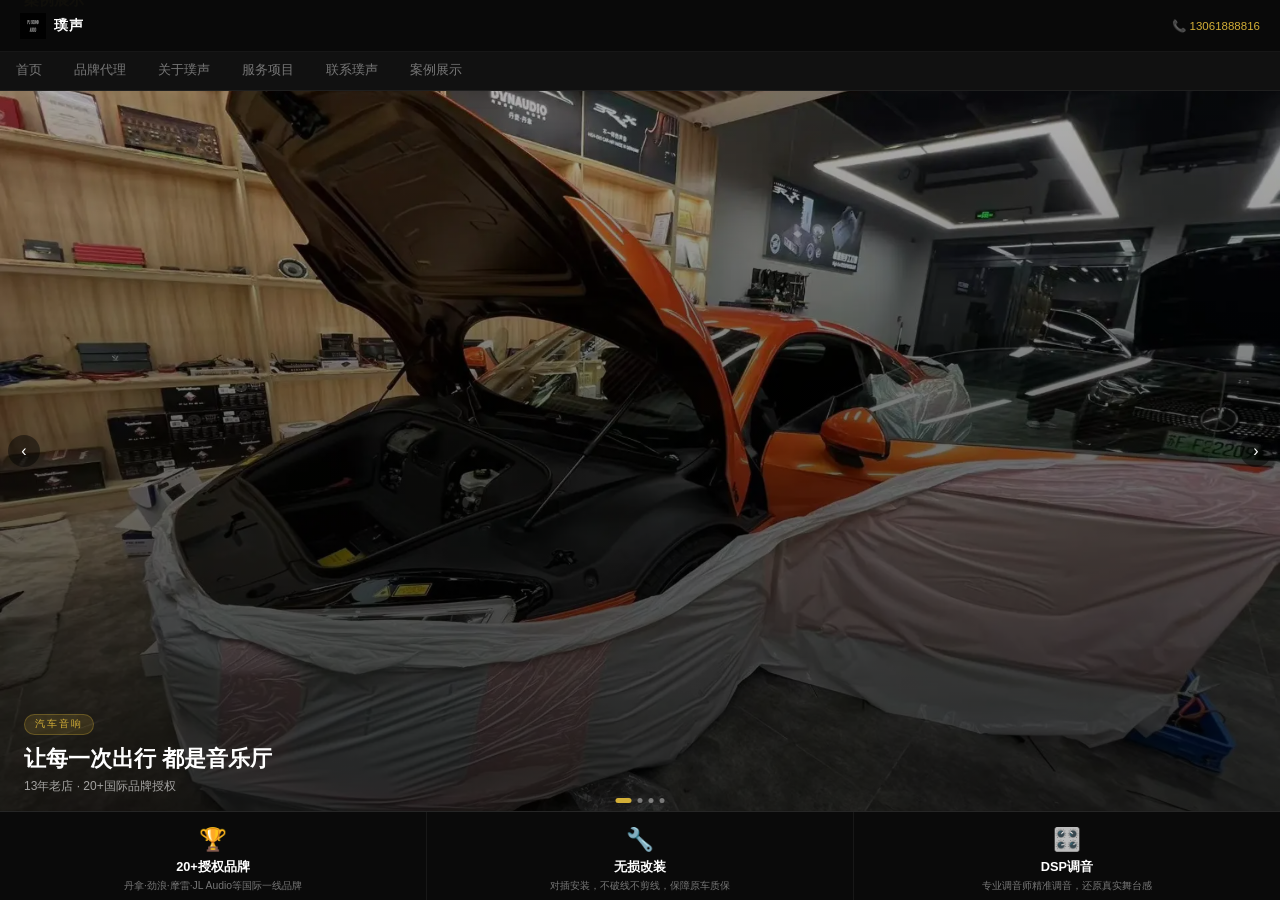
<file: index.html>
<!DOCTYPE html>
<html lang="zh-CN">
<head>
  <meta charset="UTF-8">
  <meta name="viewport" content="width=device-width, initial-scale=1.0, maximum-scale=1.0, user-scalable=no">
  <title>南通璞声汽车音响改装 | 13年行业经验</title>
  <meta name="description" content="南通璞声专业汽车音响改装，13年老店。代理丹拿、摩雷、劲浪、JL Audio等20余个国际一线品牌。电话：13061888816">
  <link rel="canonical" href="https://www.pusound.cn/">
  <style>
    :root {
      --gold: #d4af37;
      --gold-dim: rgba(212,175,55,0.15);
      --dark: #0a0a0a;
      --card: #1a1a1a;
      --text: #e0e0e0;
      --muted: #777;
    }
    * { margin: 0; padding: 0; box-sizing: border-box; }
    html, body { height: 100%; overflow: hidden; }
    body {
      font-family: -apple-system, "PingFang SC", "Microsoft YaHei", sans-serif;
      background: var(--dark);
      color: var(--text);
      height: 100dvh;
      display: flex;
      flex-direction: column;
    }

    /* NAV */
    nav {
      display: flex;
      align-items: center;
      padding: 0 20px;
      height: 52px;
      background: rgba(10,10,10,0.97);
      border-bottom: 1px solid rgba(255,255,255,0.06);
      flex-shrink: 0;
      z-index: 100;
      gap: 12px;
    }
    .nav-back {
      display: none;
      width: 26px; height: 26px;
      border-radius: 50%;
      background: rgba(255,255,255,0.08);
      border: none; color: #fff;
      font-size: 16px; cursor: pointer;
      align-items: center; justify-content: center;
    }
    .nav-back.show { display: flex; }
    nav .logo { display: flex; align-items: center; gap: 8px; }
    nav .logo-img { height: 26px; width: auto; }
    nav .logo-text { font-size: 0.88rem; font-weight: 700; letter-spacing: 1px; color: #fff; }
    nav .spacer { flex: 1; }
    nav .tel { font-size: 0.72rem; color: var(--gold); text-decoration: none; }
    nav .hamburger {
      display: flex; flex-direction: column; gap: 5px; width: 22px;
      cursor: pointer; padding: 4px; background: none; border: none;
    }
    nav .hamburger span { display: block; height: 2px; background: #fff; border-radius: 2px; transition: all 0.3s; }
    nav .hamburger.open span:nth-child(1) { transform: rotate(45deg) translate(5px, 5px); }
    nav .hamburger.open span:nth-child(2) { opacity: 0; }
    nav .hamburger.open span:nth-child(3) { transform: rotate(-45deg) translate(5px, -5px); }

    .mobile-menu {
      position: fixed; top: 52px; left: 0; right: 0;
      background: rgba(10,10,10,0.98); backdrop-filter: blur(20px);
      transform: translateY(-110%); transition: transform 0.3s ease;
      z-index: 99; border-bottom: 1px solid rgba(255,255,255,0.06);
    }
    .mobile-menu.open { transform: translateY(0); }
    .mobile-menu a {
      display: block; padding: 14px 24px; color: #ccc; text-decoration: none;
      font-size: 0.95rem; border-bottom: 1px solid rgba(255,255,255,0.04); cursor: pointer;
    }
    .mobile-menu a:last-child { color: var(--gold); font-weight: 600; }

    .page-tabs {
      display: none;
      background: #111;
      border-bottom: 1px solid rgba(255,255,255,0.06);
      flex-shrink: 0;
      overflow-x: auto;
      scrollbar-width: none;
    }
    .page-tabs::-webkit-scrollbar { display: none; }
    .page-tabs a {
      flex-shrink: 0; padding: 9px 16px; color: var(--muted);
      text-decoration: none; font-size: 0.82rem;
      border-bottom: 2px solid transparent; transition: all 0.2s; cursor: pointer;
    }
    .page-tabs a:hover { color: #ccc; }
    .page-tabs a.active { color: var(--gold); border-bottom-color: var(--gold); }

    @media (min-width: 768px) {
      .page-tabs { display: flex; }
      nav .hamburger { display: none; }
    }

    /* MAIN */
    main { flex: 1; overflow: hidden; position: relative; }
    .page { display: none; height: 100%; overflow-y: auto; }
    .page.active { display: block; }

    /* ── HOME ── */
    #page-home {
      display: flex;
      flex-direction: column;
      height: 100%;
    }

    /* ── VARIANT 2: CAROUSEL HERO ── */
    .hero-carousel-section {
      flex-shrink: 0;
      position: relative;
      overflow: hidden;
      background: #000;
    }
    .hero-carousel {
      position: relative;
      aspect-ratio: 16/9;
      overflow: hidden;
    }
    .hero-carousel-track {
      display: flex;
      height: 100%;
      transition: transform 0.6s cubic-bezier(0.25, 0.46, 0.45, 0.94);
    }
    .hero-slide {
      flex-shrink: 0;
      width: 100%;
      height: 100%;
      position: relative;
    }
    .hero-slide-bg {
      position: absolute;
      inset: 0;
      background-size: cover;
      background-position: center;
    }
    .hero-slide-overlay {
      position: absolute;
      inset: 0;
      background: linear-gradient(
        to bottom,
        rgba(0,0,0,0.3) 0%,
        rgba(0,0,0,0.55) 50%,
        rgba(0,0,0,0.8) 100%
      );
    }
    .hero-slide-content {
      position: absolute;
      bottom: 0;
      left: 0;
      right: 0;
      padding: 20px 24px 16px;
      z-index: 2;
    }
    .hero-slide-badge {
      display: inline-block;
      background: var(--gold-dim);
      border: 1px solid rgba(212,175,55,0.3);
      color: var(--gold);
      font-size: 0.6rem;
      letter-spacing: 2px;
      padding: 3px 10px;
      border-radius: 20px;
      margin-bottom: 8px;
      text-transform: uppercase;
    }
    .hero-slide-title {
      font-size: clamp(1rem, 4vw, 1.4rem);
      font-weight: 700;
      color: #fff;
      margin-bottom: 4px;
    }
    .hero-slide-sub {
      font-size: 0.75rem;
      color: rgba(255,255,255,0.6);
    }
    .hero-carousel-dots {
      position: absolute;
      bottom: 8px;
      left: 50%;
      transform: translateX(-50%);
      display: flex;
      gap: 6px;
      z-index: 10;
    }
    .hero-dot {
      width: 5px;
      height: 5px;
      border-radius: 50%;
      background: rgba(255,255,255,0.4);
      cursor: pointer;
      transition: all 0.3s;
    }
    .hero-dot.active {
      background: var(--gold);
      width: 16px;
      border-radius: 3px;
    }
    .hero-carousel-btns {
      position: absolute;
      top: 50%;
      transform: translateY(-50%);
      width: 32px;
      height: 32px;
      border-radius: 50%;
      background: rgba(0,0,0,0.45);
      color: #fff;
      border: none;
      font-size: 16px;
      cursor: pointer;
      display: flex;
      align-items: center;
      justify-content: center;
      z-index: 10;
      transition: background 0.2s;
    }
    .hero-carousel-btns:hover { background: rgba(0,0,0,0.7); }
    .hero-carousel-prev { left: 8px; }
    .hero-carousel-next { right: 8px; }

    /* Feature highlights */
    .hero-features {
      display: grid;
      grid-template-columns: repeat(3, 1fr);
      gap: 1px;
      background: rgba(255,255,255,0.06);
      border-top: 1px solid rgba(255,255,255,0.06);
      flex-shrink: 0;
    }
    .hero-feature {
      background: var(--dark);
      padding: 14px 12px;
      text-align: center;
    }
    .hero-feature-icon { font-size: 1.4rem; margin-bottom: 6px; }
    .hero-feature-title { font-size: 0.8rem; font-weight: 600; color: #fff; margin-bottom: 3px; }
    .hero-feature-desc { font-size: 0.65rem; color: var(--muted); line-height: 1.4; }

    /* Stats bar */
    .hero-stats {
      display: flex;
      justify-content: center;
      background: rgba(255,255,255,0.03);
      border: 1px solid rgba(255,255,255,0.06);
      border-radius: 12px;
      overflow: hidden;
      max-width: 380px;
      margin: 10px auto 0;
    }
    .hero-stat { flex: 1; padding: 10px 8px; text-align: center; }
    .hero-stat + .hero-stat { border-left: 1px solid rgba(255,255,255,0.06); }
    .hero-stat-num { font-size: 1.3rem; font-weight: 700; color: var(--gold); line-height: 1; }
    .hero-stat-label { font-size: 0.6rem; color: #666; margin-top: 2px; text-transform: uppercase; letter-spacing: 0.5px; }

    .hero-stats-wrapper {
      padding: 10px 16px 6px;
      flex-shrink: 0;
    }

    /* Shortcuts */
    .home-shortcuts {
      display: grid;
      grid-template-columns: repeat(4, 1fr);
      gap: 8px;
      padding: 10px 16px 14px;
      background: var(--dark);
      border-top: 1px solid rgba(255,255,255,0.04);
      flex-shrink: 0;
    }
    .shortcut-card {
      background: rgba(255,255,255,0.03);
      border: 1px solid rgba(255,255,255,0.07);
      border-radius: 10px;
      padding: 10px 6px;
      text-align: center;
      cursor: pointer;
      transition: all 0.2s;
      -webkit-tap-highlight-color: transparent;
      touch-action: manipulation;
    }
    .shortcut-card:hover { background: rgba(212,175,55,0.08); border-color: rgba(212,175,55,0.2); }
    .sc-icon { font-size: 1.2rem; margin-bottom: 4px; }
    .sc-title { font-size: 0.72rem; font-weight: 600; color: #fff; }
    .sc-sub { font-size: 0.58rem; color: #666; margin-top: 2px; }

    /* PAGE INNER */
    .page-inner { padding: 14px 16px; max-width: 900px; margin: 0 auto; }
    .page-title { font-size: 1.2rem; font-weight: 700; color: #fff; margin-bottom: 2px; }
    .page-sub { font-size: 0.72rem; color: var(--muted); margin-bottom: 12px; }

    /* BRANDS */
    .brand-grid { display: grid; grid-template-columns: repeat(auto-fill, minmax(110px, 1fr)); gap: 8px; }
    .brand-card { background: var(--card); border-radius: 10px; padding: 12px 8px; text-align: center; border: 1px solid rgba(255,255,255,0.05); }
    .brand-card .brand-name { font-size: 0.72rem; font-weight: 600; color: #fff; margin-top: 6px; }
    .brand-card .brand-note { font-size: 0.58rem; color: var(--muted); margin-top: 2px; }
    .brand-icon { font-size: 1.3rem; }

    /* ABOUT */
    .about-text { background: var(--card); border-radius: 12px; padding: 14px; line-height: 1.7; color: #bbb; font-size: 0.8rem; border: 1px solid rgba(255,255,255,0.05); margin-bottom: 10px; }
    .carousel { position: relative; border-radius: 12px; overflow: hidden; aspect-ratio: 16/9; background: #151515; margin-bottom: 10px; }
    .carousel-track { display: flex; height: 100%; transition: transform 0.5s ease; }
    .carousel-track img { width: 100%; height: 100%; object-fit: cover; flex-shrink: 0; }
    .carousel-dots { position: absolute; bottom: 8px; left: 50%; transform: translateX(-50%); display: flex; gap: 6px; }
    .carousel-dots .dot { width: 4px; height: 4px; border-radius: 50%; background: rgba(255,255,255,0.4); cursor: pointer; }
    .carousel-dots .dot.active { background: var(--gold); }
    .carousel-btn { position: absolute; top: 50%; transform: translateY(-50%); width: 24px; height: 24px; border-radius: 50%; background: rgba(0,0,0,0.5); color: #fff; border: none; font-size: 14px; cursor: pointer; display: flex; align-items: center; justify-content: center; }
    .carousel-btn:hover { background: rgba(0,0,0,0.7); }
    .carousel-prev { left: 6px; }
    .carousel-next { right: 6px; }
    .about-values { display: grid; grid-template-columns: repeat(4, 1fr); gap: 8px; }
    .value-card { background: var(--card); border-radius: 10px; padding: 10px; border: 1px solid rgba(255,255,255,0.05); text-align: center; }
    .value-card .value-num { font-size: 1.1rem; font-weight: 700; color: var(--gold); }
    .value-card .value-label { font-size: 0.62rem; color: #aaa; margin-top: 2px; }

    /* SERVICES */
    .service-list { display: flex; flex-direction: column; gap: 8px; }
    .service-card { background: var(--card); border-radius: 10px; padding: 12px; border: 1px solid rgba(255,255,255,0.05); display: flex; gap: 10px; align-items: flex-start; }
    .service-icon { font-size: 1.2rem; flex-shrink: 0; }
    .service-info h3 { font-size: 0.82rem; font-weight: 600; color: #fff; margin-bottom: 3px; }
    .service-info p { font-size: 0.72rem; color: var(--muted); line-height: 1.5; }
    .service-price { margin-top: 3px; font-size: 0.65rem; color: var(--gold); font-weight: 600; }

    /* CONTACT */
    .contact-card { background: var(--card); border-radius: 12px; padding: 14px; border: 1px solid rgba(255,255,255,0.05); }
    .contact-item { display: flex; align-items: center; gap: 10px; padding: 8px 0; border-bottom: 1px solid rgba(255,255,255,0.05); }
    .contact-item:last-child { border-bottom: none; }
    .contact-item .ci-icon { font-size: 1rem; flex-shrink: 0; }
    .contact-item .ci-label { font-size: 0.62rem; color: var(--muted); margin-bottom: 1px; }
    .contact-item .ci-value { font-size: 0.8rem; color: #fff; font-weight: 500; }
    .contact-item a.ci-value { color: var(--gold); text-decoration: none; }

    /* CASES */
    .cases-grid { display: grid; grid-template-columns: 1fr 1fr; gap: 10px; }
    .case-card { display: block; background: var(--card); border-radius: 12px; overflow: hidden; border: 1px solid rgba(255,255,255,0.05); text-decoration: none; transition: all 0.2s; }
    .case-card:hover { border-color: rgba(212,175,55,0.3); transform: translateY(-2px); }
    .case-card img { width: 100%; height: 140px; object-fit: cover; background: #151515; }
    .case-card-body { padding: 12px; }
    .case-card-badge { color: var(--gold); font-size: 0.6rem; letter-spacing: 2px; text-transform: uppercase; margin-bottom: 5px; }
    .case-card-title { font-size: 0.82rem; font-weight: 600; color: #fff; margin-bottom: 4px; }
    .case-card-desc { font-size: 0.7rem; color: var(--muted); line-height: 1.4; }
  </style>
</head>
<body>

<!-- NAV -->
<nav>
  <button class="nav-back" id="navBack" onclick="goHome()">‹</button>
  <div class="logo">
    <img src="images/logo-pusound.webp" alt="璞声" class="logo-img" onerror="this.src='images/logo-pusound.jpg'" loading="lazy">
    <span class="logo-text">璞声</span>
  </div>
  <div class="spacer"></div>
  <a href="tel:13061888816" class="tel">📞 13061888816</a>
  <button class="hamburger" onclick="toggleMenu()" aria-label="菜单">
    <span></span><span></span><span></span>
  </button>
</nav>

<!-- MOBILE MENU -->
<div class="mobile-menu" id="mobileMenu">
  <a onclick="goPage('brands')">品牌代理</a>
  <a onclick="goPage('about')">关于璞声</a>
  <a onclick="goPage('services')">服务项目</a>
  <a onclick="goPage('contact')">联系璞声</a>
  <a onclick="goPage('cases')">案例展示</a>
</div>

<!-- DESKTOP TABS -->
<div class="page-tabs">
  <a onclick="goPage('home')">首页</a>
  <a onclick="goPage('brands')">品牌代理</a>
  <a onclick="goPage('about')">关于璞声</a>
  <a onclick="goPage('services')">服务项目</a>
  <a onclick="goPage('contact')">联系璞声</a>
  <a onclick="goPage('cases')">案例展示</a>
</div>

<!-- MAIN -->
<main>
  <!-- HOME -->
  <div class="page active" id="page-home">

    <!-- VARIANT 2: Carousel hero -->
    <div class="hero-carousel-section">
      <div class="hero-carousel" id="heroCarousel">
        <div class="hero-carousel-track" id="heroCarouselTrack">
          <div class="hero-slide">
            <div class="hero-slide-bg" style="background-image: url('images/shop1.webp')"></div>
            <div class="hero-slide-overlay"></div>
            <div class="hero-slide-content">
              <div class="hero-slide-badge">汽车音响</div>
              <div class="hero-slide-title">让每一次出行 都是音乐厅</div>
              <div class="hero-slide-sub">13年老店 · 20+国际品牌授权</div>
            </div>
          </div>
          <div class="hero-slide">
            <div class="hero-slide-bg" style="background-image: url('images/shop3.webp')"></div>
            <div class="hero-slide-overlay"></div>
            <div class="hero-slide-content">
              <div class="hero-slide-badge">隔音降噪</div>
              <div class="hero-slide-title">STP顶级隔音 · 四门底盘全覆盖</div>
              <div class="hero-slide-sub">告别路噪与风噪 · 驾乘更舒适</div>
            </div>
          </div>
          <div class="hero-slide">
            <div class="hero-slide-bg" style="background-image: url('images/shop5.webp')"></div>
            <div class="hero-slide-overlay"></div>
            <div class="hero-slide-content">
              <div class="hero-slide-badge">DSP调音</div>
              <div class="hero-slide-title">精准调音 · 还原舞台立体感</div>
              <div class="hero-slide-sub">专业处理器 · 多种听音模式</div>
            </div>
          </div>
          <div class="hero-slide">
            <div class="hero-slide-bg" style="background-image: url('images/shop8.jpg')"></div>
            <div class="hero-slide-overlay"></div>
            <div class="hero-slide-content">
              <div class="hero-slide-badge">无损安装</div>
              <div class="hero-slide-title">对插安装 · 不破线不剪线</div>
              <div class="hero-slide-sub">原车线路安全 · 4S店质保不受影响</div>
            </div>
          </div>
        </div>
        <div class="hero-carousel-dots" id="heroCarouselDots"></div>
        <button class="hero-carousel-btns hero-carousel-prev" onclick="shiftHeroCarousel(-1)">‹</button>
        <button class="hero-carousel-btns hero-carousel-next" onclick="shiftHeroCarousel(1)">›</button>
      </div>
    </div>

    <!-- 3 feature highlights -->
    <div class="hero-features">
      <div class="hero-feature">
        <div class="hero-feature-icon">🏆</div>
        <div class="hero-feature-title">20+授权品牌</div>
        <div class="hero-feature-desc">丹拿·劲浪·摩雷·JL Audio等国际一线品牌</div>
      </div>
      <div class="hero-feature">
        <div class="hero-feature-icon">🔧</div>
        <div class="hero-feature-title">无损改装</div>
        <div class="hero-feature-desc">对插安装，不破线不剪线，保障原车质保</div>
      </div>
      <div class="hero-feature">
        <div class="hero-feature-icon">🎛️</div>
        <div class="hero-feature-title">DSP调音</div>
        <div class="hero-feature-desc">专业调音师精准调音，还原真实舞台感</div>
      </div>
    </div>

    <!-- Stats bar -->
    <div class="hero-stats-wrapper">
      <div class="hero-stats">
        <div class="hero-stat">
          <div class="hero-stat-num">13</div>
          <div class="hero-stat-label">年经验</div>
        </div>
        <div class="hero-stat">
          <div class="hero-stat-num">20+</div>
          <div class="hero-stat-label">品牌</div>
        </div>
        <div class="hero-stat">
          <div class="hero-stat-num">终身</div>
          <div class="hero-stat-label">售后</div>
        </div>
      </div>
    </div>

    <!-- 四个快捷入口 -->
    <div class="home-shortcuts">
      <div class="shortcut-card" onclick="goPage('brands')">
        <div class="sc-icon">🏆</div>
        <div class="sc-title">品牌代理</div>
        <div class="sc-sub">20+国际品牌</div>
      </div>
      <div class="shortcut-card" onclick="goPage('about')">
        <div class="sc-icon">🏠</div>
        <div class="sc-title">关于璞声</div>
        <div class="sc-sub">13年老店</div>
      </div>
      <div class="shortcut-card" onclick="goPage('services')">
        <div class="sc-icon">🔧</div>
        <div class="sc-title">服务项目</div>
        <div class="sc-sub">音响·隔音</div>
      </div>
      <div class="shortcut-card" onclick="goPage('cases')">
        <div class="sc-icon">📷</div>
        <div class="sc-title">案例展示</div>
        <div class="sc-sub">改装案例</div>
      </div>
    </div>
  </div>

  <!-- CASES -->
  <div class="page" id="page-cases">
    <div class="page-inner">
      <div class="page-title">案例展示</div>
      <div class="page-sub">真实改装案例 · 供参考选择</div>
      <div class="cases-grid">
        <a class="case-card" href="case-bmw.html">
          <img src="images/process-install-door.png" alt="宝马3系" onerror="this.style.display='none'">
          <div class="case-card-body">
            <div class="case-card-badge">宝马 3系</div>
            <div class="case-card-title">ZAPCO 旗舰功放隐藏式安装</div>
            <div class="case-card-desc">备胎位隐藏安装，不占后备箱空间</div>
          </div>
        </a>
        <a class="case-card" href="case-jl.html">
          <img src="images/process-jl.png" alt="JL Audio" onerror="this.style.display='none'">
          <div class="case-card-body">
            <div class="case-card-badge">竞赛级</div>
            <div class="case-card-title">JL Audio 后备箱工艺展示</div>
            <div class="case-card-desc">亚克力面板+LED氛围灯</div>
          </div>
        </a>
        <a class="case-card" href="case-morel.html">
          <img src="images/process-morel.png" alt="摩雷" onerror="this.style.display='none'">
          <div class="case-card-body">
            <div class="case-card-badge">摩雷 Morel</div>
            <div class="case-card-title">以色列进口摩雷喇叭</div>
            <div class="case-card-desc">蓝色定制转接圈，声音细腻</div>
          </div>
        </a>
        <a class="case-card" href="case-tlxi.html">
          <img src="images/process-install-door.png" alt="讴歌TLX" onerror="this.style.display='none'">
          <div class="case-card-body">
            <div class="case-card-badge">讴歌 TLX</div>
            <div class="case-card-title">诗蔓三分频 + ZAPCO 功放</div>
            <div class="case-card-desc">无损安装，DSP三种听音模式</div>
          </div>
        </a>
      </div>
    </div>
  </div>

  <!-- BRANDS -->
  <div class="page" id="page-brands">
    <div class="page-inner">
      <div class="page-title">品牌代理</div>
      <div class="page-sub">20+国际一线品牌授权 · 均为正品行货</div>
      <div class="brand-grid">
        <div class="brand-card"><div class="brand-icon">🔈</div><div class="brand-name">Dynaudio 丹拿</div><div class="brand-note">丹麦顶级扬声器</div></div>
        <div class="brand-card"><div class="brand-icon">🎵</div><div class="brand-name">Focal 劲浪</div><div class="brand-note">法国Hi-Fi标杆</div></div>
        <div class="brand-card"><div class="brand-icon">🔊</div><div class="brand-name">JL Audio</div><div class="brand-note">美国低音之王</div></div>
        <div class="brand-card"><div class="brand-icon">🎶</div><div class="brand-name">Morel 摩雷</div><div class="brand-note">以色列 Acoustic</div></div>
        <div class="brand-card"><div class="brand-icon">🔉</div><div class="brand-name">Helix 喜力仕</div><div class="brand-note">德国功放/处理器</div></div>
        <div class="brand-card"><div class="brand-icon">🎛️</div><div class="brand-name">AudioControl</div><div class="brand-note">美国DSP专家</div></div>
        <div class="brand-card"><div class="brand-icon">🔈</div><div class="brand-name">Audison 奥斯丁</div><div class="brand-note">意大利 Hi-Fi</div></div>
        <div class="brand-card"><div class="brand-icon">🔊</div><div class="brand-name">Alpine 阿尔派</div><div class="brand-note">日本专业音频</div></div>
        <div class="brand-card"><div class="brand-icon">🔉</div><div class="brand-name">Ground Zero</div><div class="brand-note">德国零点</div></div>
        <div class="brand-card"><div class="brand-icon">🔈</div><div class="brand-name">STEG 史泰格</div><div class="brand-note">意大利 Hi-End</div></div>
        <div class="brand-card"><div class="brand-icon">🎛️</div><div class="brand-name">Mosconi 摩斯康尼</div><div class="brand-note">意大利顶级功放</div></div>
        <div class="brand-card"><div class="brand-icon">🔊</div><div class="brand-name">Pioneer 先锋</div><div class="brand-note">日本影音导航</div></div>
      </div>
    </div>
  </div>

  <!-- ABOUT -->
  <div class="page" id="page-about">
    <div class="page-inner">
      <div class="page-title">关于璞声</div>
      <div class="page-sub">南通 · 2012年创立 · 让每一次出行都是音乐厅</div>
      <div class="carousel" id="shopCarousel">
        <div class="carousel-track" id="carouselTrack">
          <img src="images/shop1.webp" alt="璞声店铺" onerror="this.src='images/shop1.jpg'" loading="lazy">
          <img src="images/shop3.webp" alt="璞声店铺" onerror="this.src='images/shop3.jpg'" loading="lazy">
          <img src="images/shop4.webp" alt="璞声店铺" onerror="this.src='images/shop4.jpg'" loading="lazy">
          <img src="images/shop5.webp" alt="璞声店铺" onerror="this.src='images/shop5.jpg'" loading="lazy">
        </div>
        <div class="carousel-dots" id="carouselDots"></div>
        <button class="carousel-btn carousel-prev" onclick="shiftCarousel(-1)">‹</button>
        <button class="carousel-btn carousel-next" onclick="shiftCarousel(1)">›</button>
      </div>
      <div class="about-text">
        <p>璞声（ Pusound ）创立于2012年，13年来专注于汽车音响改装与隔音降噪领域。我们代理丹拿、劲浪、摩雷、JL Audio等20余个国际一线品牌，坚持"无损改装"理念，所有安装采用对插方式，不破线、不剪线，充分保障原车线路和质保。</p>
      </div>
      <div class="about-values">
        <div class="value-card"><div class="value-num">13年</div><div class="value-label">行业深耕</div></div>
        <div class="value-card"><div class="value-num">20+</div><div class="value-label">授权品牌</div></div>
        <div class="value-card"><div class="value-num">无损</div><div class="value-label">安装理念</div></div>
        <div class="value-card"><div class="value-num">终身</div><div class="value-label">售后服务</div></div>
      </div>
    </div>
  </div>

  <!-- SERVICES -->
  <div class="page" id="page-services">
    <div class="page-inner">
      <div class="page-title">服务项目</div>
      <div class="page-sub">量身定制 · 无损安装 · 终身售后</div>
      <div class="service-list">
        <div class="service-card">
          <div class="service-icon">🔈</div>
          <div class="service-info">
            <h3>汽车音响升级</h3>
            <p>根据听歌风格与预算量身定制，从入门级到发烧级。</p>
            <div class="service-price">入门3千起 · 发烧级数万元</div>
          </div>
        </div>
        <div class="service-card">
          <div class="service-icon">🔇</div>
          <div class="service-info">
            <h3>隔音降噪工程</h3>
            <p>采用STP、大白鲨等顶级隔音材料，四门/底盘/尾箱全覆盖。</p>
            <div class="service-price">四门隔音参考价 ¥2800起</div>
          </div>
        </div>
        <div class="service-card">
          <div class="service-icon">🎛️</div>
          <div class="service-info">
            <h3>DSP调音服务</h3>
            <p>专业DSP处理器精准调音，还原舞台立体感。</p>
            <div class="service-price">调音服务含在方案内</div>
          </div>
        </div>
        <div class="service-card">
          <div class="service-icon">🚗</div>
          <div class="service-info">
            <h3>无损对插安装</h3>
            <p>所有安装对插方式，不影响原车线路和4S店质保。</p>
            <div class="service-price">标准安装工艺</div>
          </div>
        </div>
      </div>
    </div>
  </div>

  <!-- CONTACT -->
  <div class="page" id="page-contact">
    <div class="page-inner">
      <div class="page-title">联系璞声</div>
      <div class="page-sub">欢迎预约到店试听体验</div>
      <div class="contact-card">
        <div class="contact-item">
          <div class="ci-icon">📍</div>
          <div>
            <div class="ci-label">店铺地址</div>
            <div class="ci-value">南通市青年中路190号<br>精英汇大厦D座113室</div>
          </div>
        </div>
        <div class="contact-item">
          <div class="ci-icon">📞</div>
          <div>
            <div class="ci-label">联系电话</div>
            <a class="ci-value" href="tel:13061888816">13061888816（微信同号）</a>
          </div>
        </div>
        <div class="contact-item">
          <div class="ci-icon">🕐</div>
          <div>
            <div class="ci-label">营业时间</div>
            <div class="ci-value">周一至周日 09:00 – 18:30</div>
          </div>
        </div>
        <div class="contact-item">
          <div class="ci-icon">🌐</div>
          <div>
            <div class="ci-label">官方网站</div>
            <a class="ci-value" href="https://www.pusound.cn">www.pusound.cn</a>
          </div>
        </div>
      </div>
    </div>
  </div>
</main>

<script>
  function toggleMenu() {
    document.getElementById('mobileMenu').classList.toggle('open');
    document.querySelector('.hamburger').classList.toggle('open');
  }

  function goPage(name) {
    document.querySelectorAll('.page').forEach(p => p.classList.remove('active'));
    document.getElementById('page-' + name).classList.add('active');
    document.getElementById('mobileMenu').classList.remove('open');
    document.querySelector('.hamburger').classList.remove('open');
    document.getElementById('navBack').classList.toggle('show', name !== 'home');
    document.getElementById('page-' + name).scrollTop = 0;
  }

  function goHome() {
    goPage('home');
    document.querySelectorAll('.page-tabs a').forEach(a => a.classList.remove('active'));
    document.querySelector('.page-tabs a').classList.add('active');
  }

  // Hero carousel
  (function() {
    const track = document.getElementById('heroCarouselTrack');
    const dotsContainer = document.getElementById('heroCarouselDots');
    if (!track) return;
    const slides = track.querySelectorAll('.hero-slide');
    const total = slides.length;
    let current = 0;
    for (let i = 0; i < total; i++) {
      const d = document.createElement('div');
      d.className = 'hero-dot' + (i === 0 ? ' active' : '');
      d.onclick = () => goToHeroSlide(i);
      dotsContainer.appendChild(d);
    }
    function goToHeroSlide(idx) {
      current = idx;
      track.style.transform = 'translateX(-' + (current * 100 / total) + '%)';
      dotsContainer.querySelectorAll('.hero-dot').forEach((d, i) => d.classList.toggle('active', i === current));
    }
    window.shiftHeroCarousel = function(dir) { goToHeroSlide((current + dir + total) % total); };
    setInterval(() => shiftHeroCarousel(1), 5000);
  })();

  // About page carousel
  (function() {
    const track = document.getElementById('carouselTrack');
    const dotsContainer = document.getElementById('carouselDots');
    if (!track) return;
    const imgs = track.querySelectorAll('img');
    const total = imgs.length;
    let current = 0;
    for (let i = 0; i < total; i++) {
      const d = document.createElement('div');
      d.className = 'dot' + (i === 0 ? ' active' : '');
      d.onclick = () => goToSlide(i);
      dotsContainer.appendChild(d);
    }
    function goToSlide(idx) {
      current = idx;
      track.style.transform = 'translateX(-' + (current * 100 / total) + '%)';
      dotsContainer.querySelectorAll('.dot').forEach((d, i) => d.classList.toggle('active', i === current));
    }
    window.shiftCarousel = function(dir) { goToSlide((current + dir + total) % total); };
    setInterval(() => shiftCarousel(1), 4000);
  })();
</script>
</body>
</html>
</file>
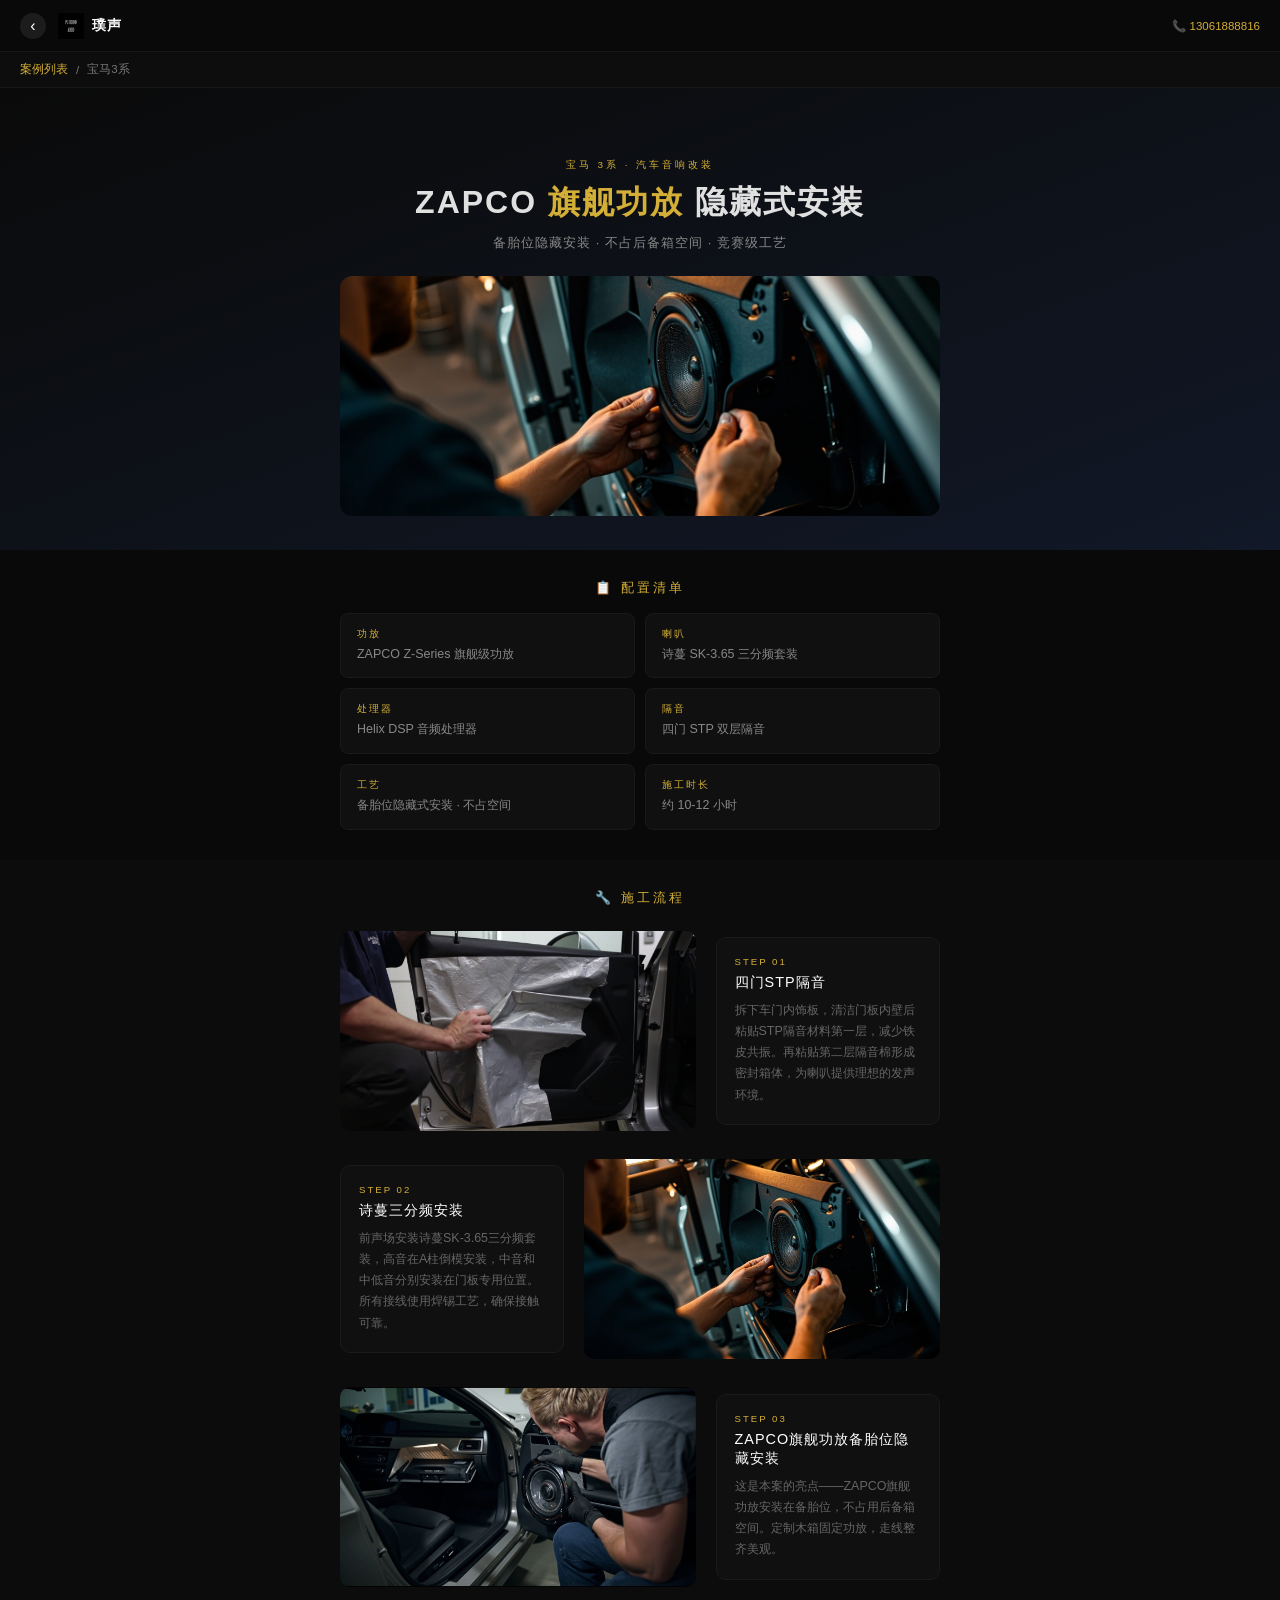
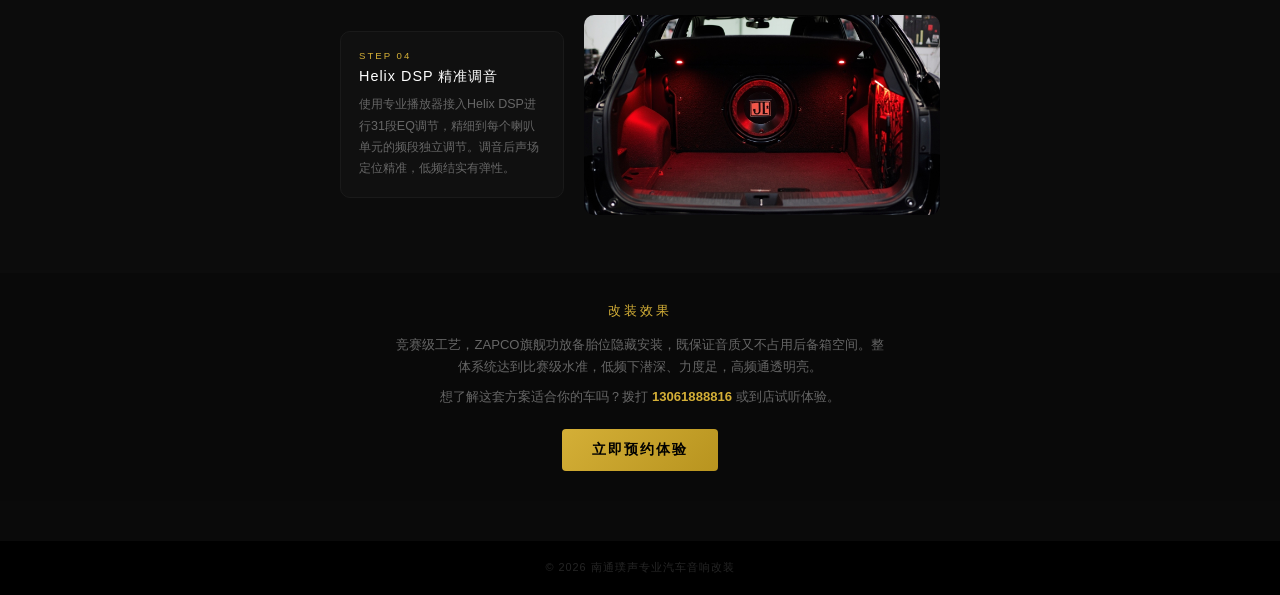
<file: case-bmw.html>
<!DOCTYPE html>
<html lang="zh-CN">
<head>
  <meta charset="UTF-8">
  <meta name="viewport" content="width=device-width, initial-scale=1.0, maximum-scale=1.0, user-scalable=no">
  <title>宝马3系改装ZAPCO旗舰功放 | 璞声汽车音响</title>
  <meta name="description" content="宝马3系汽车音响改装，ZAPCO旗舰功放备胎位隐藏安装，不占后备箱空间。诗蔓三分频+四门STP隔音+Helix DSP调音。">
  <link rel="canonical" href="https://www.pusound.cn/case-bmw.html">
  <link rel="stylesheet" href="styles.css">
</head>
<body>
  <nav>
    <button class="nav-back show" onclick="history.back()">‹</button>
    <div class="logo">
      <img src="/images/logo-pusound.webp" alt="璞声" class="logo-img" onerror="this.src='/images/logo-pusound.jpg'" loading="lazy">
      <span class="logo-text">璞声</span>
    </div>
    <div class="spacer"></div>
    <a href="tel:13061888816" class="tel">📞 13061888816</a>
  </nav>

  <div class="sub-header">
    <a href="/">案例列表</a>
    <span>/</span>
    <span>宝马3系</span>
  </div>

  <main class="case-page">
    <section class="case-hero">
      <div class="case-badge">宝马 3系 · 汽车音响改装</div>
      <h1>ZAPCO <span>旗舰功放</span> 隐藏式安装</h1>
      <p class="case-subtitle">备胎位隐藏安装 · 不占后备箱空间 · 竞赛级工艺</p>
      <img class="case-hero-img" src="/images/process-install-door.png" alt="宝马3系改装" onerror="this.style.display='none'">
    </section>

    <section class="case-config">
      <h2>📋 配置清单</h2>
      <div class="config-grid">
        <div class="config-item"><div class="label">功放</div><div class="value">ZAPCO Z-Series 旗舰级功放</div></div>
        <div class="config-item"><div class="label">喇叭</div><div class="value">诗蔓 SK-3.65 三分频套装</div></div>
        <div class="config-item"><div class="label">处理器</div><div class="value">Helix DSP 音频处理器</div></div>
        <div class="config-item"><div class="label">隔音</div><div class="value">四门 STP 双层隔音</div></div>
        <div class="config-item"><div class="label">工艺</div><div class="value">备胎位隐藏式安装 · 不占空间</div></div>
        <div class="config-item"><div class="label">施工时长</div><div class="value">约 10-12 小时</div></div>
      </div>
    </section>

    <section class="case-process">
      <h2>🔧 施工流程</h2>
      <div class="step">
        <img class="step-img" src="/images/process-deadening.png" alt="四门隔音" onerror="this.style.display='none'">
        <div class="step-content">
          <div class="step-num">STEP 01</div>
          <div class="step-title">四门STP隔音</div>
          <div class="step-desc">拆下车门内饰板，清洁门板内壁后粘贴STP隔音材料第一层，减少铁皮共振。再粘贴第二层隔音棉形成密封箱体，为喇叭提供理想的发声环境。</div>
        </div>
      </div>
      <div class="step reverse">
        <div class="step-content">
          <div class="step-num">STEP 02</div>
          <div class="step-title">诗蔓三分频安装</div>
          <div class="step-desc">前声场安装诗蔓SK-3.65三分频套装，高音在A柱倒模安装，中音和中低音分别安装在门板专用位置。所有接线使用焊锡工艺，确保接触可靠。</div>
        </div>
        <img class="step-img" src="/images/process-install-door.png" alt="喇叭安装" onerror="this.style.display='none'">
      </div>
      <div class="step">
        <img class="step-img" src="/images/process-bmw.png" alt="功放安装" onerror="this.style.display='none'">
        <div class="step-content">
          <div class="step-num">STEP 03</div>
          <div class="step-title">ZAPCO旗舰功放备胎位隐藏安装</div>
          <div class="step-desc">这是本案的亮点——ZAPCO旗舰功放安装在备胎位，不占用后备箱空间。定制木箱固定功放，走线整齐美观。</div>
        </div>
      </div>
      <div class="step reverse">
        <div class="step-content">
          <div class="step-num">STEP 04</div>
          <div class="step-title">Helix DSP 精准调音</div>
          <div class="step-desc">使用专业播放器接入Helix DSP进行31段EQ调节，精细到每个喇叭单元的频段独立调节。调音后声场定位精准，低频结实有弹性。</div>
        </div>
        <img class="step-img" src="/images/process-trunk.png" alt="DSP调音" onerror="this.style.display='none'">
      </div>
    </section>

    <section class="case-summary">
      <h2>改装效果</h2>
      <p>竞赛级工艺，ZAPCO旗舰功放备胎位隐藏安装，既保证音质又不占用后备箱空间。整体系统达到比赛级水准，低频下潜深、力度足，高频通透明亮。</p>
      <p class="case-contact">想了解这套方案适合你的车吗？拨打 <strong>13061888816</strong> 或到店试听体验。</p>
      <a href="tel:13061888816" class="cta-btn">立即预约体验</a>
    </section>
  </main>

  <footer>© 2026 南通璞声专业汽车音响改装</footer>
</body>
</html>
</file>
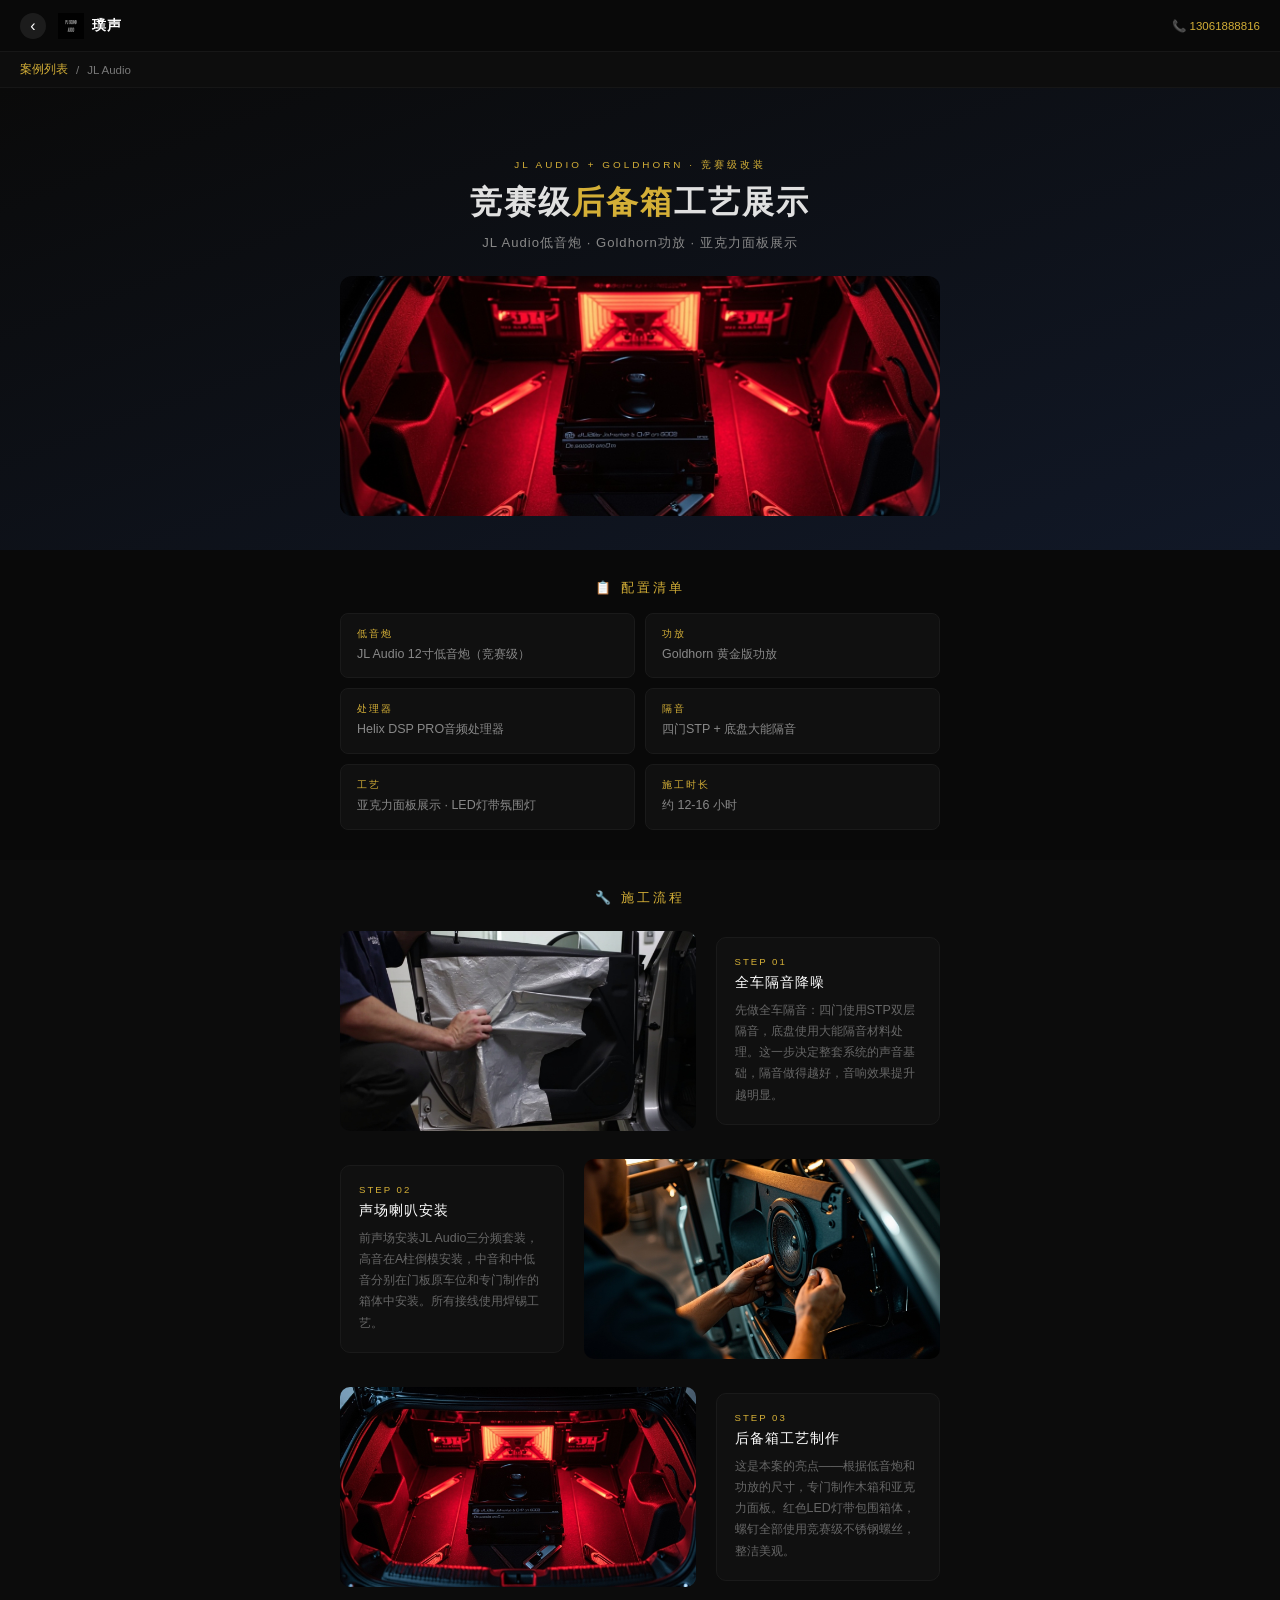
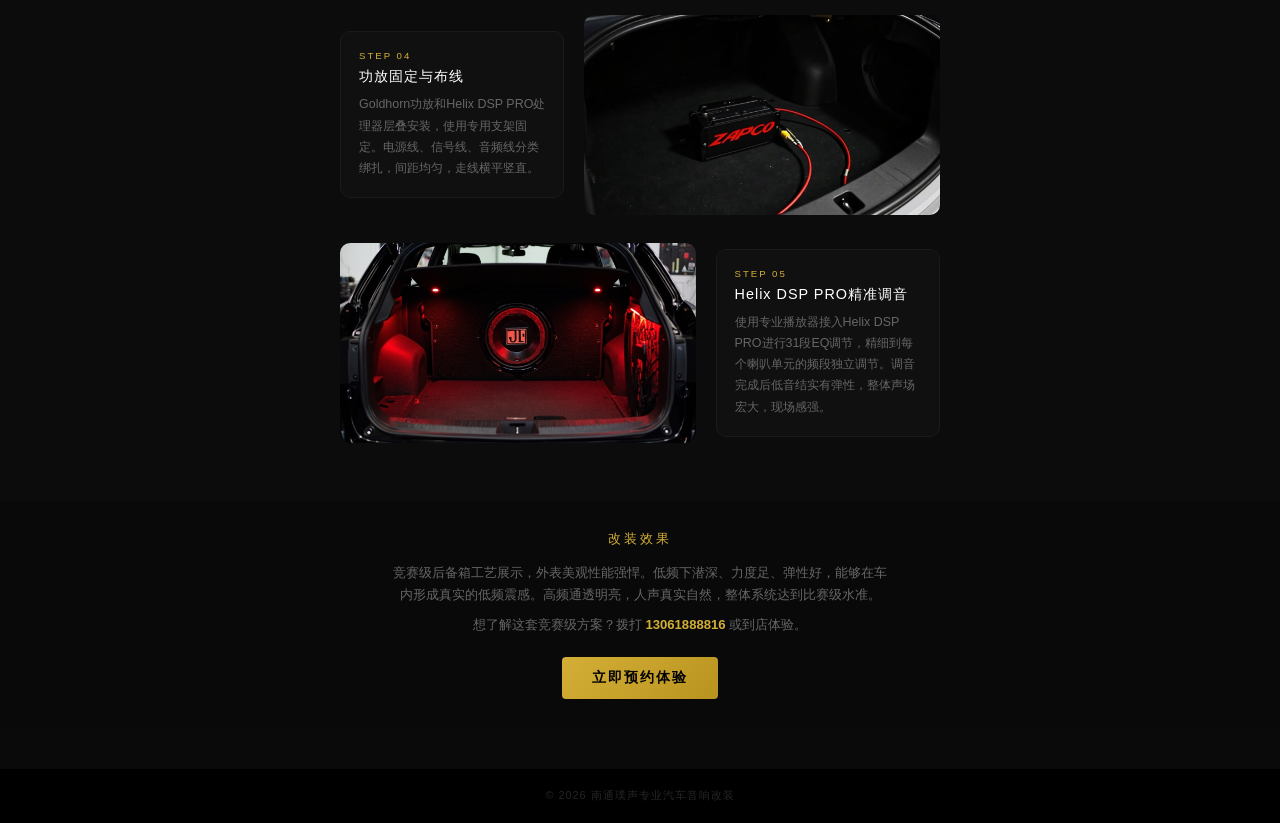
<file: case-jl.html>
<!DOCTYPE html>
<html lang="zh-CN">
<head>
  <meta charset="UTF-8">
  <meta name="viewport" content="width=device-width, initial-scale=1.0, maximum-scale=1.0, user-scalable=no">
  <title>JL Audio竞赛级后备箱工艺展示 | 璞声汽车音响</title>
  <meta name="description" content="JL Audio+Goldhorn竞赛级改装，后备箱亚克力面板展示，LED氛围灯。12寸JL Audio低音炮+Helix DSP PRO调音。">
  <link rel="canonical" href="https://www.pusound.cn/case-jl.html">
  <link rel="stylesheet" href="styles.css">
</head>
<body>
  <nav>
    <button class="nav-back show" onclick="history.back()">‹</button>
    <div class="logo">
      <img src="/images/logo-pusound.webp" alt="璞声" class="logo-img" onerror="this.src='/images/logo-pusound.jpg'" loading="lazy">
      <span class="logo-text">璞声</span>
    </div>
    <div class="spacer"></div>
    <a href="tel:13061888816" class="tel">📞 13061888816</a>
  </nav>

  <div class="sub-header">
    <a href="/">案例列表</a>
    <span>/</span>
    <span>JL Audio</span>
  </div>

  <main class="case-page">
    <section class="case-hero">
      <div class="case-badge">JL Audio + Goldhorn · 竞赛级改装</div>
      <h1>竞赛级<span>后备箱</span>工艺展示</h1>
      <p class="case-subtitle">JL Audio低音炮 · Goldhorn功放 · 亚克力面板展示</p>
      <img class="case-hero-img" src="/images/process-jl.png" alt="JL Audio后备箱工艺" onerror="this.style.display='none'">
    </section>

    <section class="case-config">
      <h2>📋 配置清单</h2>
      <div class="config-grid">
        <div class="config-item"><div class="label">低音炮</div><div class="value">JL Audio 12寸低音炮（竞赛级）</div></div>
        <div class="config-item"><div class="label">功放</div><div class="value">Goldhorn 黄金版功放</div></div>
        <div class="config-item"><div class="label">处理器</div><div class="value">Helix DSP PRO音频处理器</div></div>
        <div class="config-item"><div class="label">隔音</div><div class="value">四门STP + 底盘大能隔音</div></div>
        <div class="config-item"><div class="label">工艺</div><div class="value">亚克力面板展示 · LED灯带氛围灯</div></div>
        <div class="config-item"><div class="label">施工时长</div><div class="value">约 12-16 小时</div></div>
      </div>
    </section>

    <section class="case-process">
      <h2>🔧 施工流程</h2>
      <div class="step">
        <img class="step-img" src="/images/process-deadening.png" alt="全车隔音" onerror="this.style.display='none'">
        <div class="step-content">
          <div class="step-num">STEP 01</div>
          <div class="step-title">全车隔音降噪</div>
          <div class="step-desc">先做全车隔音：四门使用STP双层隔音，底盘使用大能隔音材料处理。这一步决定整套系统的声音基础，隔音做得越好，音响效果提升越明显。</div>
        </div>
      </div>
      <div class="step reverse">
        <div class="step-content">
          <div class="step-num">STEP 02</div>
          <div class="step-title">声场喇叭安装</div>
          <div class="step-desc">前声场安装JL Audio三分频套装，高音在A柱倒模安装，中音和中低音分别在门板原车位和专门制作的箱体中安装。所有接线使用焊锡工艺。</div>
        </div>
        <img class="step-img" src="/images/process-install-door.png" alt="声场安装" onerror="this.style.display='none'">
      </div>
      <div class="step">
        <img class="step-img" src="/images/process-jl.png" alt="后备箱工艺" onerror="this.style.display='none'">
        <div class="step-content">
          <div class="step-num">STEP 03</div>
          <div class="step-title">后备箱工艺制作</div>
          <div class="step-desc">这是本案的亮点——根据低音炮和功放的尺寸，专门制作木箱和亚克力面板。红色LED灯带包围箱体，螺钉全部使用竞赛级不锈钢螺丝，整洁美观。</div>
        </div>
      </div>
      <div class="step reverse">
        <div class="step-content">
          <div class="step-num">STEP 04</div>
          <div class="step-title">功放固定与布线</div>
          <div class="step-desc">Goldhorn功放和Helix DSP PRO处理器层叠安装，使用专用支架固定。电源线、信号线、音频线分类绑扎，间距均匀，走线横平竖直。</div>
        </div>
        <img class="step-img" src="/images/process-zapco.png" alt="功放安装" onerror="this.style.display='none'">
      </div>
      <div class="step">
        <img class="step-img" src="/images/process-trunk.png" alt="DSP调音" onerror="this.style.display='none'">
        <div class="step-content">
          <div class="step-num">STEP 05</div>
          <div class="step-title">Helix DSP PRO精准调音</div>
          <div class="step-desc">使用专业播放器接入Helix DSP PRO进行31段EQ调节，精细到每个喇叭单元的频段独立调节。调音完成后低音结实有弹性，整体声场宏大，现场感强。</div>
        </div>
      </div>
    </section>

    <section class="case-summary">
      <h2>改装效果</h2>
      <p>竞赛级后备箱工艺展示，外表美观性能强悍。低频下潜深、力度足、弹性好，能够在车内形成真实的低频震感。高频通透明亮，人声真实自然，整体系统达到比赛级水准。</p>
      <p class="case-contact">想了解这套竞赛级方案？拨打 <strong>13061888816</strong> 或到店体验。</p>
      <a href="tel:13061888816" class="cta-btn">立即预约体验</a>
    </section>
  </main>

  <footer>© 2026 南通璞声专业汽车音响改装</footer>
</body>
</html>
</file>
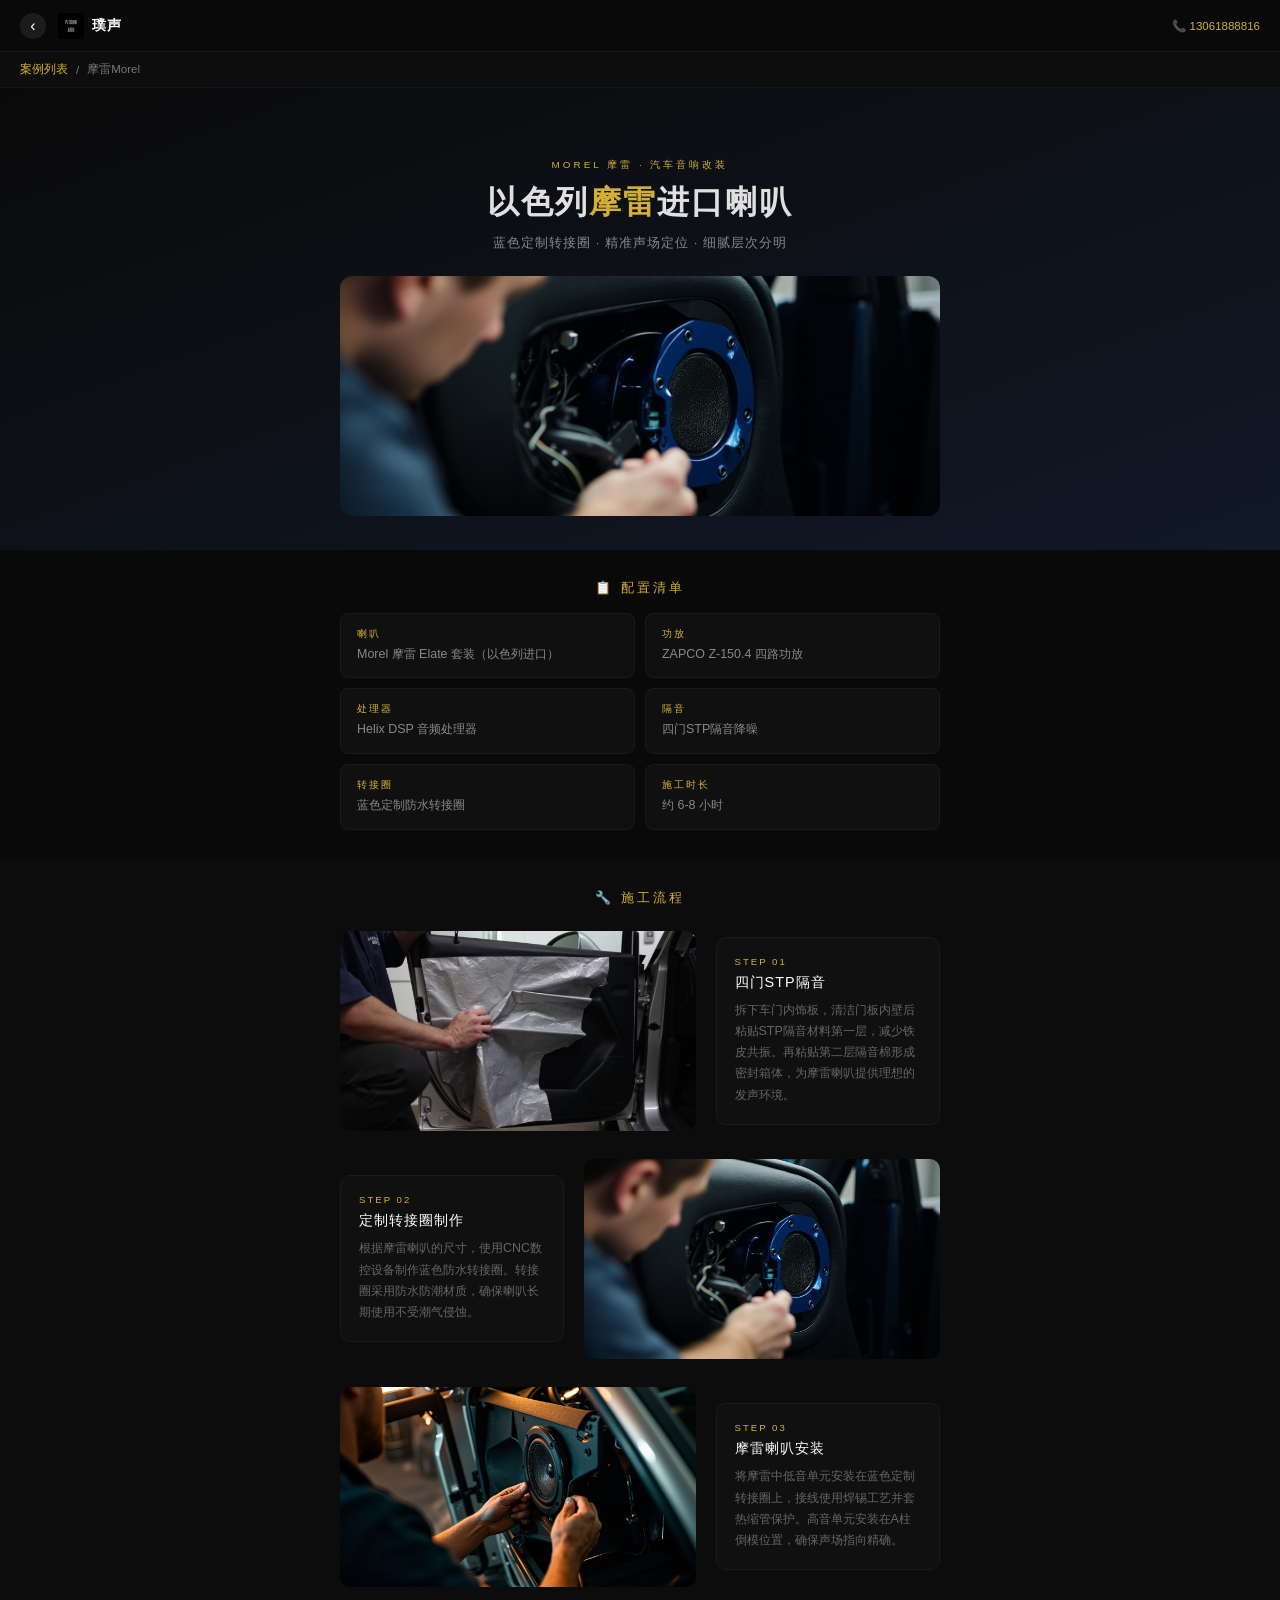
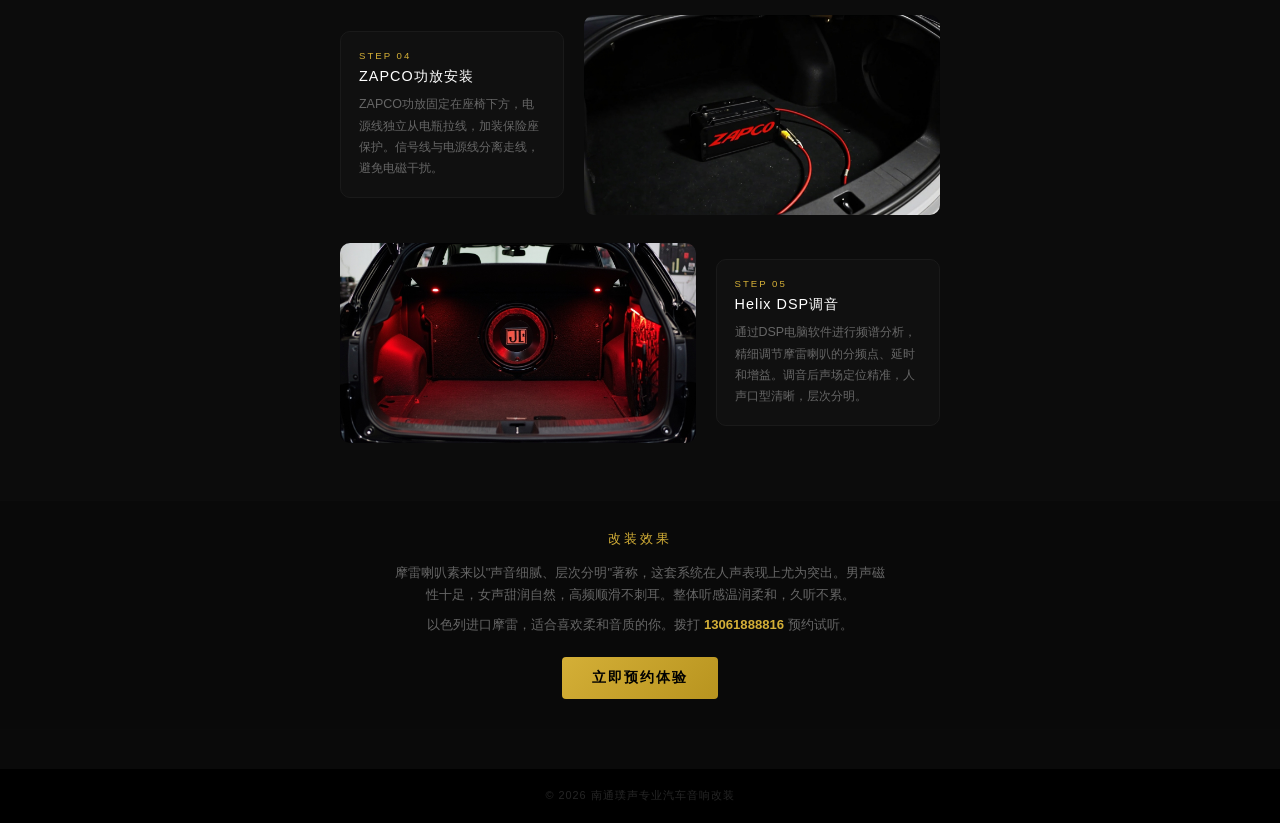
<file: case-morel.html>
<!DOCTYPE html>
<html lang="zh-CN">
<head>
  <meta charset="UTF-8">
  <meta name="viewport" content="width=device-width, initial-scale=1.0, maximum-scale=1.0, user-scalable=no">
  <title>摩雷喇叭改装 | 以色列进口Morel音响 | 璞声汽车音响</title>
  <meta name="description" content="摩雷Elate套装（以色列进口）改装，蓝色定制防水转接圈+ZAPCO功放+Helix DSP调音。声音细腻层次分明。">
  <link rel="canonical" href="https://www.pusound.cn/case-morel.html">
  <link rel="stylesheet" href="styles.css">
</head>
<body>
  <nav>
    <button class="nav-back show" onclick="history.back()">‹</button>
    <div class="logo">
      <img src="/images/logo-pusound.webp" alt="璞声" class="logo-img" onerror="this.src='/images/logo-pusound.jpg'" loading="lazy">
      <span class="logo-text">璞声</span>
    </div>
    <div class="spacer"></div>
    <a href="tel:13061888816" class="tel">📞 13061888816</a>
  </nav>

  <div class="sub-header">
    <a href="/">案例列表</a>
    <span>/</span>
    <span>摩雷Morel</span>
  </div>

  <main class="case-page">
    <section class="case-hero">
      <div class="case-badge">Morel 摩雷 · 汽车音响改装</div>
      <h1>以色列<span>摩雷</span>进口喇叭</h1>
      <p class="case-subtitle">蓝色定制转接圈 · 精准声场定位 · 细腻层次分明</p>
      <img class="case-hero-img" src="/images/process-morel.png" alt="摩雷喇叭安装" onerror="this.style.display='none'">
    </section>

    <section class="case-config">
      <h2>📋 配置清单</h2>
      <div class="config-grid">
        <div class="config-item"><div class="label">喇叭</div><div class="value">Morel 摩雷 Elate 套装（以色列进口）</div></div>
        <div class="config-item"><div class="label">功放</div><div class="value">ZAPCO Z-150.4 四路功放</div></div>
        <div class="config-item"><div class="label">处理器</div><div class="value">Helix DSP 音频处理器</div></div>
        <div class="config-item"><div class="label">隔音</div><div class="value">四门STP隔音降噪</div></div>
        <div class="config-item"><div class="label">转接圈</div><div class="value">蓝色定制防水转接圈</div></div>
        <div class="config-item"><div class="label">施工时长</div><div class="value">约 6-8 小时</div></div>
      </div>
    </section>

    <section class="case-process">
      <h2>🔧 施工流程</h2>
      <div class="step">
        <img class="step-img" src="/images/process-deadening.png" alt="四门隔音" onerror="this.style.display='none'">
        <div class="step-content">
          <div class="step-num">STEP 01</div>
          <div class="step-title">四门STP隔音</div>
          <div class="step-desc">拆下车门内饰板，清洁门板内壁后粘贴STP隔音材料第一层，减少铁皮共振。再粘贴第二层隔音棉形成密封箱体，为摩雷喇叭提供理想的发声环境。</div>
        </div>
      </div>
      <div class="step reverse">
        <div class="step-content">
          <div class="step-num">STEP 02</div>
          <div class="step-title">定制转接圈制作</div>
          <div class="step-desc">根据摩雷喇叭的尺寸，使用CNC数控设备制作蓝色防水转接圈。转接圈采用防水防潮材质，确保喇叭长期使用不受潮气侵蚀。</div>
        </div>
        <img class="step-img" src="/images/process-morel.png" alt="转接圈" onerror="this.style.display='none'">
      </div>
      <div class="step">
        <img class="step-img" src="/images/process-install-door.png" alt="摩雷安装" onerror="this.style.display='none'">
        <div class="step-content">
          <div class="step-num">STEP 03</div>
          <div class="step-title">摩雷喇叭安装</div>
          <div class="step-desc">将摩雷中低音单元安装在蓝色定制转接圈上，接线使用焊锡工艺并套热缩管保护。高音单元安装在A柱倒模位置，确保声场指向精确。</div>
        </div>
      </div>
      <div class="step reverse">
        <div class="step-content">
          <div class="step-num">STEP 04</div>
          <div class="step-title">ZAPCO功放安装</div>
          <div class="step-desc">ZAPCO功放固定在座椅下方，电源线独立从电瓶拉线，加装保险座保护。信号线与电源线分离走线，避免电磁干扰。</div>
        </div>
        <img class="step-img" src="/images/process-zapco.png" alt="功放安装" onerror="this.style.display='none'">
      </div>
      <div class="step">
        <img class="step-img" src="/images/process-trunk.png" alt="DSP调音" onerror="this.style.display='none'">
        <div class="step-content">
          <div class="step-num">STEP 05</div>
          <div class="step-title">Helix DSP调音</div>
          <div class="step-desc">通过DSP电脑软件进行频谱分析，精细调节摩雷喇叭的分频点、延时和增益。调音后声场定位精准，人声口型清晰，层次分明。</div>
        </div>
      </div>
    </section>

    <section class="case-summary">
      <h2>改装效果</h2>
      <p>摩雷喇叭素来以"声音细腻、层次分明"著称，这套系统在人声表现上尤为突出。男声磁性十足，女声甜润自然，高频顺滑不刺耳。整体听感温润柔和，久听不累。</p>
      <p class="case-contact">以色列进口摩雷，适合喜欢柔和音质的你。拨打 <strong>13061888816</strong> 预约试听。</p>
      <a href="tel:13061888816" class="cta-btn">立即预约体验</a>
    </section>
  </main>

  <footer>© 2026 南通璞声专业汽车音响改装</footer>
</body>
</html>
</file>
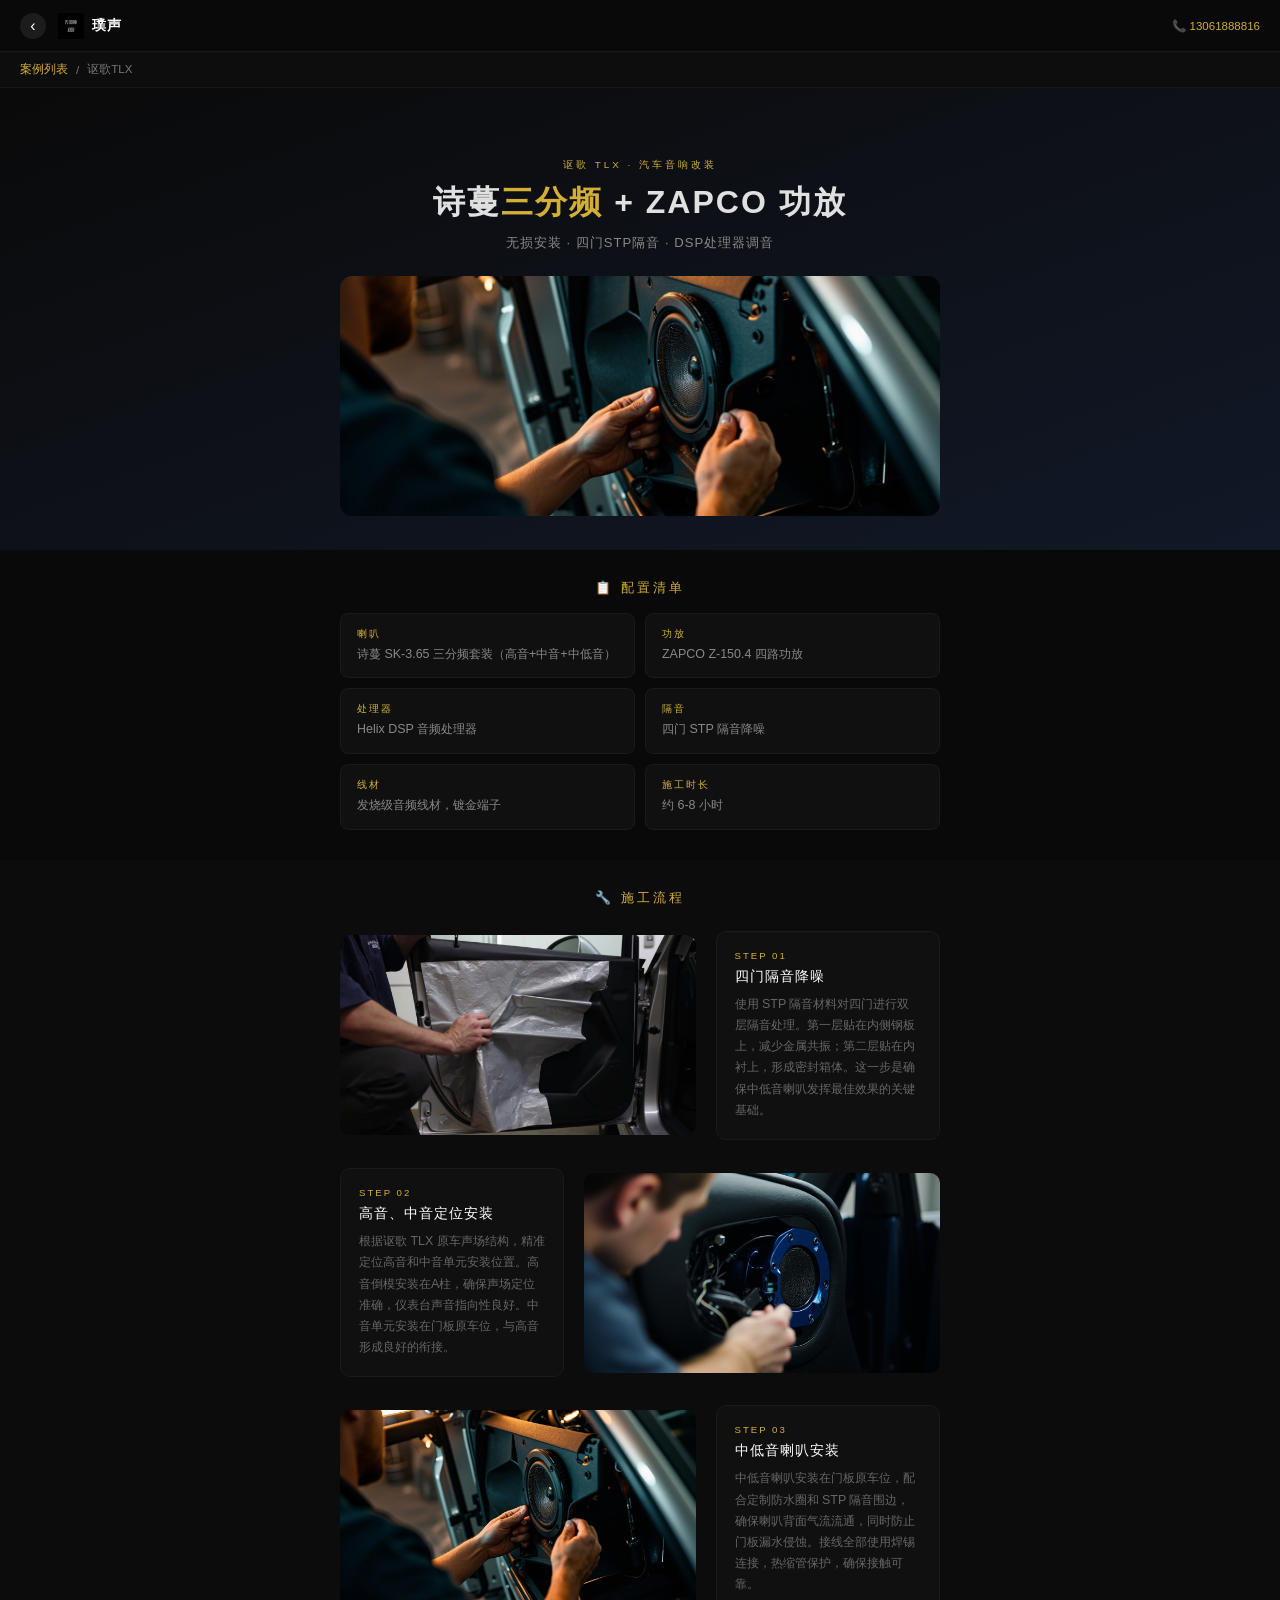
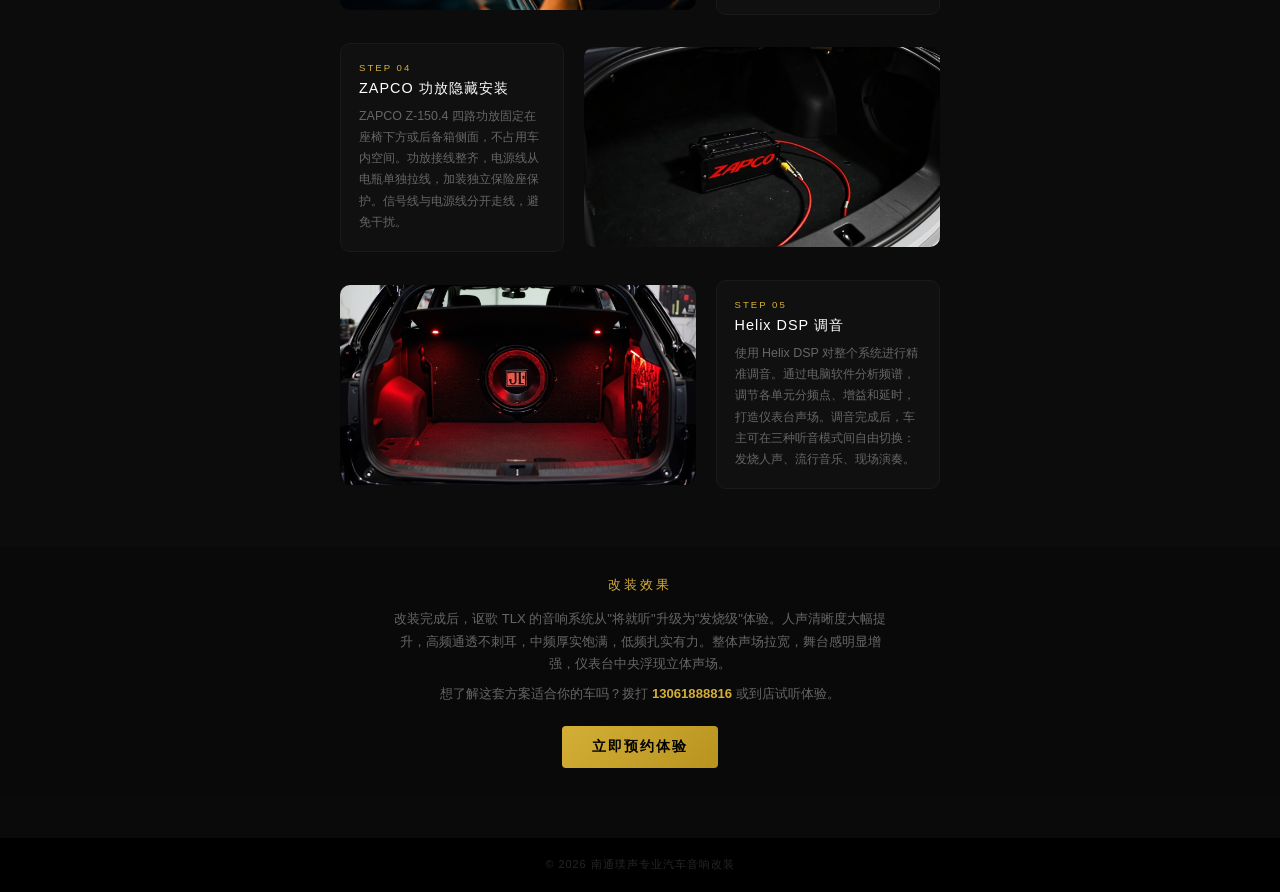
<file: case-tlxi.html>
<!DOCTYPE html>
<html lang="zh-CN">
<head>
  <meta charset="UTF-8">
  <meta name="viewport" content="width=device-width, initial-scale=1.0, maximum-scale=1.0, user-scalable=no">
  <title>讴歌TLX改装诗蔓三分频+ZAPCO功放 | 璞声汽车音响</title>
  <meta name="description" content="讴歌TLX汽车音响改装，诗蔓SK-3.65三分频套装+ZAPCO Z-150.4功放，四门STP隔音，Helix DSP调音。无损安装。电话：13061888816">
  <link rel="canonical" href="https://www.pusound.cn/case-tlxi.html">
  <link rel="stylesheet" href="styles.css">
</head>
<body>
  <nav>
    <button class="nav-back show" onclick="history.back()">‹</button>
    <div class="logo">
      <img src="/images/logo-pusound.webp" alt="璞声" class="logo-img" onerror="this.src='/images/logo-pusound.jpg'" loading="lazy">
      <span class="logo-text">璞声</span>
    </div>
    <div class="spacer"></div>
    <a href="tel:13061888816" class="tel">📞 13061888816</a>
  </nav>

  <div class="sub-header">
    <a href="/">案例列表</a>
    <span>/</span>
    <span>讴歌TLX</span>
  </div>

  <main class="case-page">
    <section class="case-hero">
      <div class="case-badge">讴歌 TLX · 汽车音响改装</div>
      <h1>诗蔓<span>三分频</span> + ZAPCO 功放</h1>
      <p class="case-subtitle">无损安装 · 四门STP隔音 · DSP处理器调音</p>
      <img class="case-hero-img" src="/images/process-install-door.png" alt="讴歌TLX改装" onerror="this.style.display='none'">
    </section>

    <section class="case-config">
      <h2>📋 配置清单</h2>
      <div class="config-grid">
        <div class="config-item"><div class="label">喇叭</div><div class="value">诗蔓 SK-3.65 三分频套装（高音+中音+中低音）</div></div>
        <div class="config-item"><div class="label">功放</div><div class="value">ZAPCO Z-150.4 四路功放</div></div>
        <div class="config-item"><div class="label">处理器</div><div class="value">Helix DSP 音频处理器</div></div>
        <div class="config-item"><div class="label">隔音</div><div class="value">四门 STP 隔音降噪</div></div>
        <div class="config-item"><div class="label">线材</div><div class="value">发烧级音频线材，镀金端子</div></div>
        <div class="config-item"><div class="label">施工时长</div><div class="value">约 6-8 小时</div></div>
      </div>
    </section>

    <section class="case-process">
      <h2>🔧 施工流程</h2>
      <div class="step">
        <img class="step-img" src="/images/process-deadening.png" alt="四门隔音" onerror="this.style.display='none'">
        <div class="step-content">
          <div class="step-num">STEP 01</div>
          <div class="step-title">四门隔音降噪</div>
          <div class="step-desc">使用 STP 隔音材料对四门进行双层隔音处理。第一层贴在内侧钢板上，减少金属共振；第二层贴在内衬上，形成密封箱体。这一步是确保中低音喇叭发挥最佳效果的关键基础。</div>
        </div>
      </div>
      <div class="step reverse">
        <div class="step-content">
          <div class="step-num">STEP 02</div>
          <div class="step-title">高音、中音定位安装</div>
          <div class="step-desc">根据讴歌 TLX 原车声场结构，精准定位高音和中音单元安装位置。高音倒模安装在A柱，确保声场定位准确，仪表台声音指向性良好。中音单元安装在门板原车位，与高音形成良好的衔接。</div>
        </div>
        <img class="step-img" src="/images/process-morel.png" alt="高音中音安装" onerror="this.style.display='none'">
      </div>
      <div class="step">
        <img class="step-img" src="/images/process-install-door.png" alt="中低音安装" onerror="this.style.display='none'">
        <div class="step-content">
          <div class="step-num">STEP 03</div>
          <div class="step-title">中低音喇叭安装</div>
          <div class="step-desc">中低音喇叭安装在门板原车位，配合定制防水圈和 STP 隔音围边，确保喇叭背面气流流通，同时防止门板漏水侵蚀。接线全部使用焊锡连接，热缩管保护，确保接触可靠。</div>
        </div>
      </div>
      <div class="step reverse">
        <div class="step-content">
          <div class="step-num">STEP 04</div>
          <div class="step-title">ZAPCO 功放隐藏安装</div>
          <div class="step-desc">ZAPCO Z-150.4 四路功放固定在座椅下方或后备箱侧面，不占用车内空间。功放接线整齐，电源线从电瓶单独拉线，加装独立保险座保护。信号线与电源线分开走线，避免干扰。</div>
        </div>
        <img class="step-img" src="/images/process-zapco.png" alt="功放安装" onerror="this.style.display='none'">
      </div>
      <div class="step">
        <img class="step-img" src="/images/process-trunk.png" alt="DSP调音" onerror="this.style.display='none'">
        <div class="step-content">
          <div class="step-num">STEP 05</div>
          <div class="step-title">Helix DSP 调音</div>
          <div class="step-desc">使用 Helix DSP 对整个系统进行精准调音。通过电脑软件分析频谱，调节各单元分频点、增益和延时，打造仪表台声场。调音完成后，车主可在三种听音模式间自由切换：发烧人声、流行音乐、现场演奏。</div>
        </div>
      </div>
    </section>

    <section class="case-summary">
      <h2>改装效果</h2>
      <p>改装完成后，讴歌 TLX 的音响系统从"将就听"升级为"发烧级"体验。人声清晰度大幅提升，高频通透不刺耳，中频厚实饱满，低频扎实有力。整体声场拉宽，舞台感明显增强，仪表台中央浮现立体声场。</p>
      <p class="case-contact">想了解这套方案适合你的车吗？拨打 <strong>13061888816</strong> 或到店试听体验。</p>
      <a href="tel:13061888816" class="cta-btn">立即预约体验</a>
    </section>
  </main>

  <footer>© 2026 南通璞声专业汽车音响改装</footer>
</body>
</html>
</file>
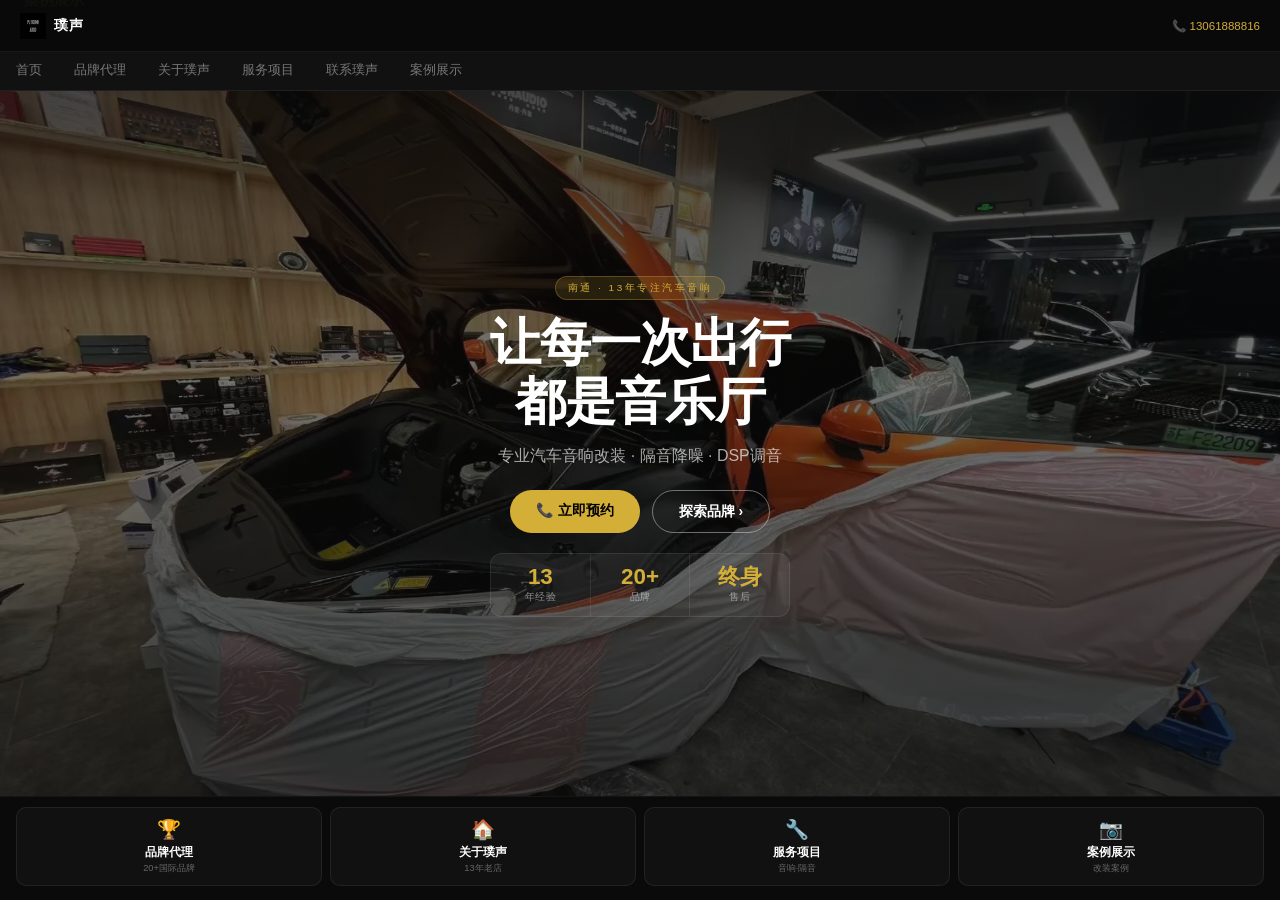
<file: index-v1-fullbleed.html>
<!DOCTYPE html>
<html lang="zh-CN">
<head>
  <meta charset="UTF-8">
  <meta name="viewport" content="width=device-width, initial-scale=1.0, maximum-scale=1.0, user-scalable=no">
  <title>南通璞声汽车音响改装 | 13年行业经验</title>
  <meta name="description" content="南通璞声专业汽车音响改装，13年老店。代理丹拿、摩雷、劲浪、JL Audio等20余个国际一线品牌。电话：13061888816">
  <link rel="canonical" href="https://www.pusound.cn/">
  <style>
    :root {
      --gold: #d4af37;
      --gold-dim: rgba(212,175,55,0.15);
      --dark: #0a0a0a;
      --card: #1a1a1a;
      --text: #e0e0e0;
      --muted: #777;
    }
    * { margin: 0; padding: 0; box-sizing: border-box; }
    html, body { height: 100%; overflow: hidden; }
    body {
      font-family: -apple-system, "PingFang SC", "Microsoft YaHei", sans-serif;
      background: var(--dark);
      color: var(--text);
      height: 100dvh;
      display: flex;
      flex-direction: column;
    }

    /* NAV */
    nav {
      display: flex;
      align-items: center;
      padding: 0 20px;
      height: 52px;
      background: rgba(10,10,10,0.97);
      border-bottom: 1px solid rgba(255,255,255,0.06);
      flex-shrink: 0;
      z-index: 100;
      gap: 12px;
    }
    .nav-back {
      display: none;
      width: 26px; height: 26px;
      border-radius: 50%;
      background: rgba(255,255,255,0.08);
      border: none; color: #fff;
      font-size: 16px; cursor: pointer;
      align-items: center; justify-content: center;
    }
    .nav-back.show { display: flex; }
    nav .logo { display: flex; align-items: center; gap: 8px; }
    nav .logo-img { height: 26px; width: auto; }
    nav .logo-text { font-size: 0.88rem; font-weight: 700; letter-spacing: 1px; color: #fff; }
    nav .spacer { flex: 1; }
    nav .tel { font-size: 0.72rem; color: var(--gold); text-decoration: none; }
    nav .hamburger {
      display: flex; flex-direction: column; gap: 5px; width: 22px;
      cursor: pointer; padding: 4px; background: none; border: none;
    }
    nav .hamburger span { display: block; height: 2px; background: #fff; border-radius: 2px; transition: all 0.3s; }
    nav .hamburger.open span:nth-child(1) { transform: rotate(45deg) translate(5px, 5px); }
    nav .hamburger.open span:nth-child(2) { opacity: 0; }
    nav .hamburger.open span:nth-child(3) { transform: rotate(-45deg) translate(5px, -5px); }

    .mobile-menu {
      position: fixed; top: 52px; left: 0; right: 0;
      background: rgba(10,10,10,0.98); backdrop-filter: blur(20px);
      transform: translateY(-110%); transition: transform 0.3s ease;
      z-index: 99; border-bottom: 1px solid rgba(255,255,255,0.06);
    }
    .mobile-menu.open { transform: translateY(0); }
    .mobile-menu a {
      display: block; padding: 14px 24px; color: #ccc; text-decoration: none;
      font-size: 0.95rem; border-bottom: 1px solid rgba(255,255,255,0.04); cursor: pointer;
    }
    .mobile-menu a:last-child { color: var(--gold); font-weight: 600; }

    .page-tabs {
      display: none;
      background: #111;
      border-bottom: 1px solid rgba(255,255,255,0.06);
      flex-shrink: 0;
      overflow-x: auto;
      scrollbar-width: none;
    }
    .page-tabs::-webkit-scrollbar { display: none; }
    .page-tabs a {
      flex-shrink: 0; padding: 9px 16px; color: var(--muted);
      text-decoration: none; font-size: 0.82rem;
      border-bottom: 2px solid transparent; transition: all 0.2s; cursor: pointer;
    }
    .page-tabs a:hover { color: #ccc; }
    .page-tabs a.active { color: var(--gold); border-bottom-color: var(--gold); }

    @media (min-width: 768px) {
      .page-tabs { display: flex; }
      nav .hamburger { display: none; }
    }

    /* MAIN */
    main { flex: 1; overflow: hidden; position: relative; }
    .page { display: none; height: 100%; overflow-y: auto; }
    .page.active { display: block; }

    /* ── HOME ── */
    #page-home {
      display: flex;
      flex-direction: column;
      height: 100%;
    }

    /* ── VARIANT 1: FULL-BLEED HERO ── */
    .hero-fullbleed {
      flex: 1;
      display: flex;
      flex-direction: column;
      justify-content: center;
      align-items: center;
      text-align: center;
      position: relative;
      min-height: 0;
      overflow: hidden;
    }
    .hero-fullbleed-bg {
      position: absolute;
      inset: 0;
      background: url('images/shop1.webp') center/cover no-repeat;
      z-index: 0;
    }
    .hero-fullbleed-overlay {
      position: absolute;
      inset: 0;
      background: linear-gradient(
        180deg,
        rgba(10,10,10,0.75) 0%,
        rgba(10,10,10,0.55) 40%,
        rgba(10,10,10,0.80) 100%
      );
      z-index: 1;
    }
    .hero-fullbleed-content {
      position: relative;
      z-index: 2;
      padding: 20px 24px 14px;
      max-width: 600px;
    }
    .hero-fullbleed-badge {
      display: inline-block;
      background: var(--gold-dim);
      border: 1px solid rgba(212,175,55,0.3);
      color: var(--gold);
      font-size: 0.62rem;
      letter-spacing: 2.5px;
      padding: 4px 12px;
      border-radius: 20px;
      margin-bottom: 14px;
      text-transform: uppercase;
    }
    .hero-fullbleed h1 {
      font-size: clamp(2rem, 8vw, 3.2rem);
      font-weight: 800;
      color: #fff;
      line-height: 1.15;
      margin-bottom: 12px;
      letter-spacing: -1px;
    }
    .hero-fullbleed-tagline {
      font-size: clamp(0.82rem, 3vw, 1rem);
      color: rgba(255,255,255,0.65);
      margin-bottom: 22px;
      line-height: 1.5;
    }
    .hero-fullbleed-btns {
      display: flex;
      gap: 12px;
      justify-content: center;
      flex-wrap: wrap;
      margin-bottom: 20px;
    }
    .btn-gold {
      display: inline-block;
      background: var(--gold);
      color: #000;
      font-weight: 700;
      padding: 11px 26px;
      border-radius: 30px;
      text-decoration: none;
      font-size: 0.88rem;
      transition: opacity 0.2s, transform 0.2s;
      -webkit-tap-highlight-color: transparent;
      touch-action: manipulation;
    }
    .btn-gold:hover { opacity: 0.85; transform: translateY(-1px); }
    .btn-outline {
      display: inline-block;
      background: transparent;
      color: #fff;
      font-weight: 600;
      padding: 11px 26px;
      border-radius: 30px;
      text-decoration: none;
      font-size: 0.88rem;
      border: 1.5px solid rgba(255,255,255,0.4);
      transition: all 0.2s;
      cursor: pointer;
      -webkit-tap-highlight-color: transparent;
      touch-action: manipulation;
    }
    .btn-outline:hover { background: rgba(255,255,255,0.1); border-color: rgba(255,255,255,0.7); }
    .hero-fullbleed-stats {
      display: flex;
      justify-content: center;
      background: rgba(255,255,255,0.05);
      border: 1px solid rgba(255,255,255,0.08);
      border-radius: 12px;
      overflow: hidden;
      max-width: 380px;
    }
    .hero-stat { flex: 1; padding: 12px 8px; text-align: center; }
    .hero-stat + .hero-stat { border-left: 1px solid rgba(255,255,255,0.08); }
    .hero-stat-num { font-size: 1.4rem; font-weight: 700; color: var(--gold); line-height: 1; }
    .hero-stat-label { font-size: 0.6rem; color: rgba(255,255,255,0.5); margin-top: 3px; text-transform: uppercase; letter-spacing: 0.5px; }

    /* Shortcuts */
    .home-shortcuts {
      display: grid;
      grid-template-columns: repeat(4, 1fr);
      gap: 8px;
      padding: 10px 16px 14px;
      background: var(--dark);
      border-top: 1px solid rgba(255,255,255,0.04);
      flex-shrink: 0;
    }
    .shortcut-card {
      background: rgba(255,255,255,0.03);
      border: 1px solid rgba(255,255,255,0.07);
      border-radius: 10px;
      padding: 10px 6px;
      text-align: center;
      cursor: pointer;
      transition: all 0.2s;
      -webkit-tap-highlight-color: transparent;
      touch-action: manipulation;
    }
    .shortcut-card:hover { background: rgba(212,175,55,0.08); border-color: rgba(212,175,55,0.2); }
    .sc-icon { font-size: 1.2rem; margin-bottom: 4px; }
    .sc-title { font-size: 0.72rem; font-weight: 600; color: #fff; }
    .sc-sub { font-size: 0.58rem; color: #666; margin-top: 2px; }

    /* PAGE INNER */
    .page-inner { padding: 14px 16px; max-width: 900px; margin: 0 auto; }
    .page-title { font-size: 1.2rem; font-weight: 700; color: #fff; margin-bottom: 2px; }
    .page-sub { font-size: 0.72rem; color: var(--muted); margin-bottom: 12px; }

    /* BRANDS */
    .brand-grid { display: grid; grid-template-columns: repeat(auto-fill, minmax(110px, 1fr)); gap: 8px; }
    .brand-card { background: var(--card); border-radius: 10px; padding: 12px 8px; text-align: center; border: 1px solid rgba(255,255,255,0.05); }
    .brand-card .brand-name { font-size: 0.72rem; font-weight: 600; color: #fff; margin-top: 6px; }
    .brand-card .brand-note { font-size: 0.58rem; color: var(--muted); margin-top: 2px; }
    .brand-icon { font-size: 1.3rem; }

    /* ABOUT */
    .about-text { background: var(--card); border-radius: 12px; padding: 14px; line-height: 1.7; color: #bbb; font-size: 0.8rem; border: 1px solid rgba(255,255,255,0.05); margin-bottom: 10px; }
    .carousel { position: relative; border-radius: 12px; overflow: hidden; aspect-ratio: 16/9; background: #151515; margin-bottom: 10px; }
    .carousel-track { display: flex; height: 100%; transition: transform 0.5s ease; }
    .carousel-track img { width: 100%; height: 100%; object-fit: cover; flex-shrink: 0; }
    .carousel-dots { position: absolute; bottom: 8px; left: 50%; transform: translateX(-50%); display: flex; gap: 6px; }
    .carousel-dots .dot { width: 4px; height: 4px; border-radius: 50%; background: rgba(255,255,255,0.4); cursor: pointer; }
    .carousel-dots .dot.active { background: var(--gold); }
    .carousel-btn { position: absolute; top: 50%; transform: translateY(-50%); width: 24px; height: 24px; border-radius: 50%; background: rgba(0,0,0,0.5); color: #fff; border: none; font-size: 14px; cursor: pointer; display: flex; align-items: center; justify-content: center; }
    .carousel-btn:hover { background: rgba(0,0,0,0.7); }
    .carousel-prev { left: 6px; }
    .carousel-next { right: 6px; }
    .about-values { display: grid; grid-template-columns: repeat(4, 1fr); gap: 8px; }
    .value-card { background: var(--card); border-radius: 10px; padding: 10px; border: 1px solid rgba(255,255,255,0.05); text-align: center; }
    .value-card .value-num { font-size: 1.1rem; font-weight: 700; color: var(--gold); }
    .value-card .value-label { font-size: 0.62rem; color: #aaa; margin-top: 2px; }

    /* SERVICES */
    .service-list { display: flex; flex-direction: column; gap: 8px; }
    .service-card { background: var(--card); border-radius: 10px; padding: 12px; border: 1px solid rgba(255,255,255,0.05); display: flex; gap: 10px; align-items: flex-start; }
    .service-icon { font-size: 1.2rem; flex-shrink: 0; }
    .service-info h3 { font-size: 0.82rem; font-weight: 600; color: #fff; margin-bottom: 3px; }
    .service-info p { font-size: 0.72rem; color: var(--muted); line-height: 1.5; }
    .service-price { margin-top: 3px; font-size: 0.65rem; color: var(--gold); font-weight: 600; }

    /* CONTACT */
    .contact-card { background: var(--card); border-radius: 12px; padding: 14px; border: 1px solid rgba(255,255,255,0.05); }
    .contact-item { display: flex; align-items: center; gap: 10px; padding: 8px 0; border-bottom: 1px solid rgba(255,255,255,0.05); }
    .contact-item:last-child { border-bottom: none; }
    .contact-item .ci-icon { font-size: 1rem; flex-shrink: 0; }
    .contact-item .ci-label { font-size: 0.62rem; color: var(--muted); margin-bottom: 1px; }
    .contact-item .ci-value { font-size: 0.8rem; color: #fff; font-weight: 500; }
    .contact-item a.ci-value { color: var(--gold); text-decoration: none; }

    /* CASES */
    .cases-grid { display: grid; grid-template-columns: 1fr 1fr; gap: 10px; }
    .case-card { display: block; background: var(--card); border-radius: 12px; overflow: hidden; border: 1px solid rgba(255,255,255,0.05); text-decoration: none; transition: all 0.2s; }
    .case-card:hover { border-color: rgba(212,175,55,0.3); transform: translateY(-2px); }
    .case-card img { width: 100%; height: 140px; object-fit: cover; background: #151515; }
    .case-card-body { padding: 12px; }
    .case-card-badge { color: var(--gold); font-size: 0.6rem; letter-spacing: 2px; text-transform: uppercase; margin-bottom: 5px; }
    .case-card-title { font-size: 0.82rem; font-weight: 600; color: #fff; margin-bottom: 4px; }
    .case-card-desc { font-size: 0.7rem; color: var(--muted); line-height: 1.4; }
  </style>
</head>
<body>

<!-- NAV -->
<nav>
  <button class="nav-back" id="navBack" onclick="goHome()">‹</button>
  <div class="logo">
    <img src="images/logo-pusound.webp" alt="璞声" class="logo-img" onerror="this.src='images/logo-pusound.jpg'" loading="lazy">
    <span class="logo-text">璞声</span>
  </div>
  <div class="spacer"></div>
  <a href="tel:13061888816" class="tel">📞 13061888816</a>
  <button class="hamburger" onclick="toggleMenu()" aria-label="菜单">
    <span></span><span></span><span></span>
  </button>
</nav>

<!-- MOBILE MENU -->
<div class="mobile-menu" id="mobileMenu">
  <a onclick="goPage('brands')">品牌代理</a>
  <a onclick="goPage('about')">关于璞声</a>
  <a onclick="goPage('services')">服务项目</a>
  <a onclick="goPage('contact')">联系璞声</a>
  <a onclick="goPage('cases')">案例展示</a>
</div>

<!-- DESKTOP TABS -->
<div class="page-tabs">
  <a onclick="goPage('home')">首页</a>
  <a onclick="goPage('brands')">品牌代理</a>
  <a onclick="goPage('about')">关于璞声</a>
  <a onclick="goPage('services')">服务项目</a>
  <a onclick="goPage('contact')">联系璞声</a>
  <a onclick="goPage('cases')">案例展示</a>
</div>

<!-- MAIN -->
<main>
  <!-- HOME -->
  <div class="page active" id="page-home">
    <div class="hero-fullbleed">
      <div class="hero-fullbleed-bg"></div>
      <div class="hero-fullbleed-overlay"></div>
      <div class="hero-fullbleed-content">
        <div class="hero-fullbleed-badge">南通 · 13年专注汽车音响</div>
        <h1>让每一次出行<br>都是音乐厅</h1>
        <div class="hero-fullbleed-tagline">专业汽车音响改装 · 隔音降噪 · DSP调音</div>
        <div class="hero-fullbleed-btns">
          <a href="tel:13061888816" class="btn-gold">📞 立即预约</a>
          <a onclick="goPage('brands')" class="btn-outline">探索品牌 ›</a>
        </div>
        <div class="hero-fullbleed-stats">
          <div class="hero-stat">
            <div class="hero-stat-num">13</div>
            <div class="hero-stat-label">年经验</div>
          </div>
          <div class="hero-stat">
            <div class="hero-stat-num">20+</div>
            <div class="hero-stat-label">品牌</div>
          </div>
          <div class="hero-stat">
            <div class="hero-stat-num">终身</div>
            <div class="hero-stat-label">售后</div>
          </div>
        </div>
      </div>
    </div>

    <!-- 四个快捷入口 -->
    <div class="home-shortcuts">
      <div class="shortcut-card" onclick="goPage('brands')">
        <div class="sc-icon">🏆</div>
        <div class="sc-title">品牌代理</div>
        <div class="sc-sub">20+国际品牌</div>
      </div>
      <div class="shortcut-card" onclick="goPage('about')">
        <div class="sc-icon">🏠</div>
        <div class="sc-title">关于璞声</div>
        <div class="sc-sub">13年老店</div>
      </div>
      <div class="shortcut-card" onclick="goPage('services')">
        <div class="sc-icon">🔧</div>
        <div class="sc-title">服务项目</div>
        <div class="sc-sub">音响·隔音</div>
      </div>
      <div class="shortcut-card" onclick="goPage('cases')">
        <div class="sc-icon">📷</div>
        <div class="sc-title">案例展示</div>
        <div class="sc-sub">改装案例</div>
      </div>
    </div>
  </div>

  <!-- CASES -->
  <div class="page" id="page-cases">
    <div class="page-inner">
      <div class="page-title">案例展示</div>
      <div class="page-sub">真实改装案例 · 供参考选择</div>
      <div class="cases-grid">
        <a class="case-card" href="case-bmw.html">
          <img src="images/process-install-door.png" alt="宝马3系" onerror="this.style.display='none'">
          <div class="case-card-body">
            <div class="case-card-badge">宝马 3系</div>
            <div class="case-card-title">ZAPCO 旗舰功放隐藏式安装</div>
            <div class="case-card-desc">备胎位隐藏安装，不占后备箱空间</div>
          </div>
        </a>
        <a class="case-card" href="case-jl.html">
          <img src="images/process-jl.png" alt="JL Audio" onerror="this.style.display='none'">
          <div class="case-card-body">
            <div class="case-card-badge">竞赛级</div>
            <div class="case-card-title">JL Audio 后备箱工艺展示</div>
            <div class="case-card-desc">亚克力面板+LED氛围灯</div>
          </div>
        </a>
        <a class="case-card" href="case-morel.html">
          <img src="images/process-morel.png" alt="摩雷" onerror="this.style.display='none'">
          <div class="case-card-body">
            <div class="case-card-badge">摩雷 Morel</div>
            <div class="case-card-title">以色列进口摩雷喇叭</div>
            <div class="case-card-desc">蓝色定制转接圈，声音细腻</div>
          </div>
        </a>
        <a class="case-card" href="case-tlxi.html">
          <img src="images/process-install-door.png" alt="讴歌TLX" onerror="this.style.display='none'">
          <div class="case-card-body">
            <div class="case-card-badge">讴歌 TLX</div>
            <div class="case-card-title">诗蔓三分频 + ZAPCO 功放</div>
            <div class="case-card-desc">无损安装，DSP三种听音模式</div>
          </div>
        </a>
      </div>
    </div>
  </div>

  <!-- BRANDS -->
  <div class="page" id="page-brands">
    <div class="page-inner">
      <div class="page-title">品牌代理</div>
      <div class="page-sub">20+国际一线品牌授权 · 均为正品行货</div>
      <div class="brand-grid">
        <div class="brand-card"><div class="brand-icon">🔈</div><div class="brand-name">Dynaudio 丹拿</div><div class="brand-note">丹麦顶级扬声器</div></div>
        <div class="brand-card"><div class="brand-icon">🎵</div><div class="brand-name">Focal 劲浪</div><div class="brand-note">法国Hi-Fi标杆</div></div>
        <div class="brand-card"><div class="brand-icon">🔊</div><div class="brand-name">JL Audio</div><div class="brand-note">美国低音之王</div></div>
        <div class="brand-card"><div class="brand-icon">🎶</div><div class="brand-name">Morel 摩雷</div><div class="brand-note">以色列 Acoustic</div></div>
        <div class="brand-card"><div class="brand-icon">🔉</div><div class="brand-name">Helix 喜力仕</div><div class="brand-note">德国功放/处理器</div></div>
        <div class="brand-card"><div class="brand-icon">🎛️</div><div class="brand-name">AudioControl</div><div class="brand-note">美国DSP专家</div></div>
        <div class="brand-card"><div class="brand-icon">🔈</div><div class="brand-name">Audison 奥斯丁</div><div class="brand-note">意大利 Hi-Fi</div></div>
        <div class="brand-card"><div class="brand-icon">🔊</div><div class="brand-name">Alpine 阿尔派</div><div class="brand-note">日本专业音频</div></div>
        <div class="brand-card"><div class="brand-icon">🔉</div><div class="brand-name">Ground Zero</div><div class="brand-note">德国零点</div></div>
        <div class="brand-card"><div class="brand-icon">🔈</div><div class="brand-name">STEG 史泰格</div><div class="brand-note">意大利 Hi-End</div></div>
        <div class="brand-card"><div class="brand-icon">🎛️</div><div class="brand-name">Mosconi 摩斯康尼</div><div class="brand-note">意大利顶级功放</div></div>
        <div class="brand-card"><div class="brand-icon">🔊</div><div class="brand-name">Pioneer 先锋</div><div class="brand-note">日本影音导航</div></div>
      </div>
    </div>
  </div>

  <!-- ABOUT -->
  <div class="page" id="page-about">
    <div class="page-inner">
      <div class="page-title">关于璞声</div>
      <div class="page-sub">南通 · 2012年创立 · 让每一次出行都是音乐厅</div>
      <div class="carousel" id="shopCarousel">
        <div class="carousel-track" id="carouselTrack">
          <img src="images/shop1.webp" alt="璞声店铺" onerror="this.src='images/shop1.jpg'" loading="lazy">
          <img src="images/shop3.webp" alt="璞声店铺" onerror="this.src='images/shop3.jpg'" loading="lazy">
          <img src="images/shop4.webp" alt="璞声店铺" onerror="this.src='images/shop4.jpg'" loading="lazy">
          <img src="images/shop5.webp" alt="璞声店铺" onerror="this.src='images/shop5.jpg'" loading="lazy">
        </div>
        <div class="carousel-dots" id="carouselDots"></div>
        <button class="carousel-btn carousel-prev" onclick="shiftCarousel(-1)">‹</button>
        <button class="carousel-btn carousel-next" onclick="shiftCarousel(1)">›</button>
      </div>
      <div class="about-text">
        <p>璞声（ Pusound ）创立于2012年，13年来专注于汽车音响改装与隔音降噪领域。我们代理丹拿、劲浪、摩雷、JL Audio等20余个国际一线品牌，坚持"无损改装"理念，所有安装采用对插方式，不破线、不剪线，充分保障原车线路和质保。</p>
      </div>
      <div class="about-values">
        <div class="value-card"><div class="value-num">13年</div><div class="value-label">行业深耕</div></div>
        <div class="value-card"><div class="value-num">20+</div><div class="value-label">授权品牌</div></div>
        <div class="value-card"><div class="value-num">无损</div><div class="value-label">安装理念</div></div>
        <div class="value-card"><div class="value-num">终身</div><div class="value-label">售后服务</div></div>
      </div>
    </div>
  </div>

  <!-- SERVICES -->
  <div class="page" id="page-services">
    <div class="page-inner">
      <div class="page-title">服务项目</div>
      <div class="page-sub">量身定制 · 无损安装 · 终身售后</div>
      <div class="service-list">
        <div class="service-card">
          <div class="service-icon">🔈</div>
          <div class="service-info">
            <h3>汽车音响升级</h3>
            <p>根据听歌风格与预算量身定制，从入门级到发烧级。</p>
            <div class="service-price">入门3千起 · 发烧级数万元</div>
          </div>
        </div>
        <div class="service-card">
          <div class="service-icon">🔇</div>
          <div class="service-info">
            <h3>隔音降噪工程</h3>
            <p>采用STP、大白鲨等顶级隔音材料，四门/底盘/尾箱全覆盖。</p>
            <div class="service-price">四门隔音参考价 ¥2800起</div>
          </div>
        </div>
        <div class="service-card">
          <div class="service-icon">🎛️</div>
          <div class="service-info">
            <h3>DSP调音服务</h3>
            <p>专业DSP处理器精准调音，还原舞台立体感。</p>
            <div class="service-price">调音服务含在方案内</div>
          </div>
        </div>
        <div class="service-card">
          <div class="service-icon">🚗</div>
          <div class="service-info">
            <h3>无损对插安装</h3>
            <p>所有安装对插方式，不影响原车线路和4S店质保。</p>
            <div class="service-price">标准安装工艺</div>
          </div>
        </div>
      </div>
    </div>
  </div>

  <!-- CONTACT -->
  <div class="page" id="page-contact">
    <div class="page-inner">
      <div class="page-title">联系璞声</div>
      <div class="page-sub">欢迎预约到店试听体验</div>
      <div class="contact-card">
        <div class="contact-item">
          <div class="ci-icon">📍</div>
          <div>
            <div class="ci-label">店铺地址</div>
            <div class="ci-value">南通市青年中路190号<br>精英汇大厦D座113室</div>
          </div>
        </div>
        <div class="contact-item">
          <div class="ci-icon">📞</div>
          <div>
            <div class="ci-label">联系电话</div>
            <a class="ci-value" href="tel:13061888816">13061888816（微信同号）</a>
          </div>
        </div>
        <div class="contact-item">
          <div class="ci-icon">🕐</div>
          <div>
            <div class="ci-label">营业时间</div>
            <div class="ci-value">周一至周日 09:00 – 18:30</div>
          </div>
        </div>
        <div class="contact-item">
          <div class="ci-icon">🌐</div>
          <div>
            <div class="ci-label">官方网站</div>
            <a class="ci-value" href="https://www.pusound.cn">www.pusound.cn</a>
          </div>
        </div>
      </div>
    </div>
  </div>
</main>

<script>
  function toggleMenu() {
    document.getElementById('mobileMenu').classList.toggle('open');
    document.querySelector('.hamburger').classList.toggle('open');
  }

  function goPage(name) {
    document.querySelectorAll('.page').forEach(p => p.classList.remove('active'));
    document.getElementById('page-' + name).classList.add('active');
    document.getElementById('mobileMenu').classList.remove('open');
    document.querySelector('.hamburger').classList.remove('open');
    document.getElementById('navBack').classList.toggle('show', name !== 'home');
    document.getElementById('page-' + name).scrollTop = 0;
  }

  function goHome() {
    goPage('home');
    document.querySelectorAll('.page-tabs a').forEach(a => a.classList.remove('active'));
    document.querySelector('.page-tabs a').classList.add('active');
  }

  // Carousel
  (function() {
    const track = document.getElementById('carouselTrack');
    const dotsContainer = document.getElementById('carouselDots');
    if (!track) return;
    const imgs = track.querySelectorAll('img');
    const total = imgs.length;
    let current = 0;
    for (let i = 0; i < total; i++) {
      const d = document.createElement('div');
      d.className = 'dot' + (i === 0 ? ' active' : '');
      d.onclick = () => goToSlide(i);
      dotsContainer.appendChild(d);
    }
    function goToSlide(idx) {
      current = idx;
      track.style.transform = 'translateX(-' + (current * 100 / total) + '%)';
      dotsContainer.querySelectorAll('.dot').forEach((d, i) => d.classList.toggle('active', i === current));
    }
    window.shiftCarousel = function(dir) { goToSlide((current + dir + total) % total); };
    setInterval(() => shiftCarousel(1), 4000);
  })();
</script>
</body>
</html>
</file>
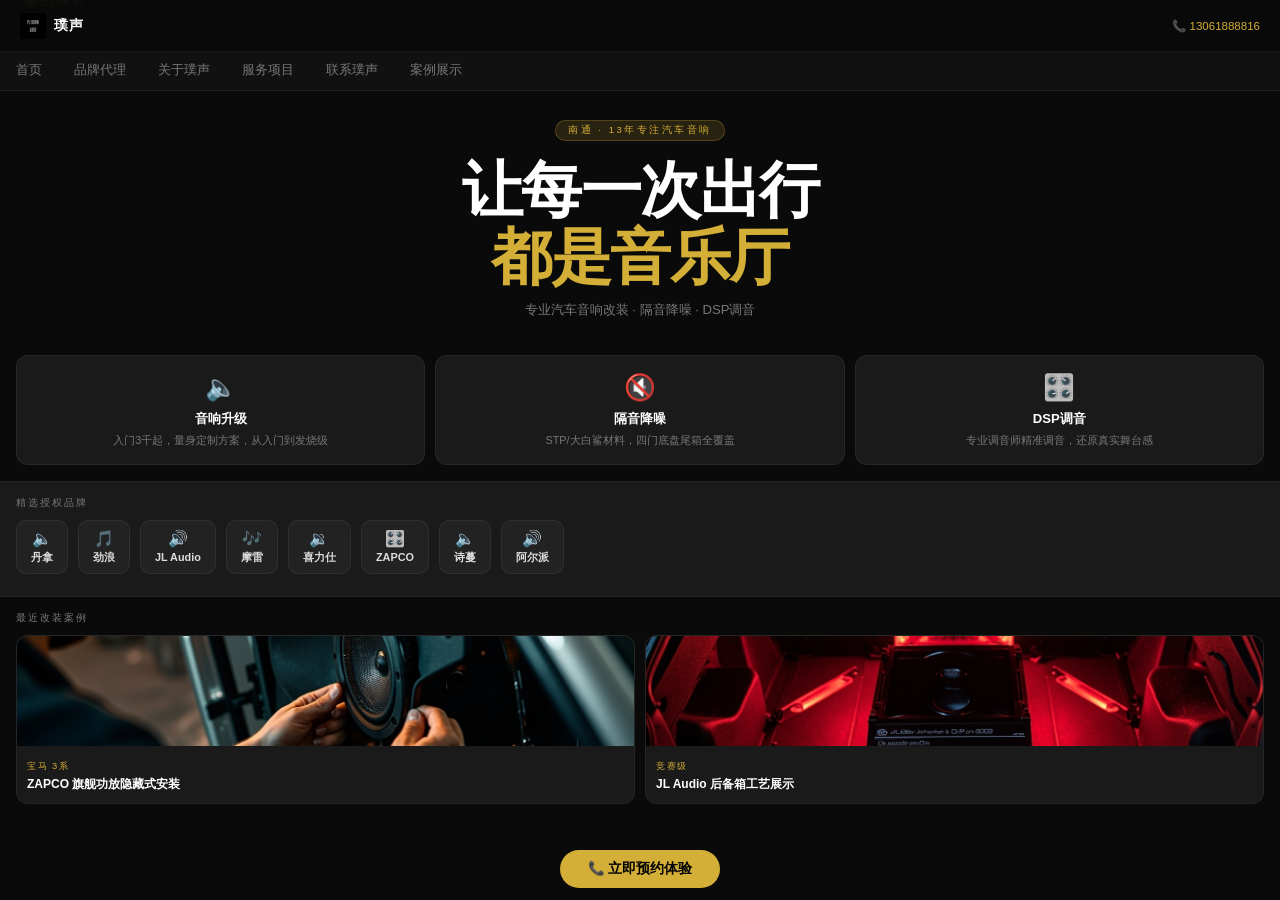
<file: index-v3-vertical.html>
<!DOCTYPE html>
<html lang="zh-CN">
<head>
  <meta charset="UTF-8">
  <meta name="viewport" content="width=device-width, initial-scale=1.0, maximum-scale=1.0, user-scalable=no">
  <title>南通璞声汽车音响改装 | 13年行业经验</title>
  <meta name="description" content="南通璞声专业汽车音响改装，13年老店。代理丹拿、摩雷、劲浪、JL Audio等20余个国际一线品牌。电话：13061888816">
  <link rel="canonical" href="https://www.pusound.cn/">
  <style>
    :root {
      --gold: #d4af37;
      --gold-dim: rgba(212,175,55,0.15);
      --dark: #0a0a0a;
      --card: #1a1a1a;
      --text: #e0e0e0;
      --muted: #777;
    }
    * { margin: 0; padding: 0; box-sizing: border-box; }
    html, body { height: 100%; overflow: hidden; }
    body {
      font-family: -apple-system, "PingFang SC", "Microsoft YaHei", sans-serif;
      background: var(--dark);
      color: var(--text);
      height: 100dvh;
      display: flex;
      flex-direction: column;
    }

    /* NAV */
    nav {
      display: flex;
      align-items: center;
      padding: 0 20px;
      height: 52px;
      background: rgba(10,10,10,0.97);
      border-bottom: 1px solid rgba(255,255,255,0.06);
      flex-shrink: 0;
      z-index: 100;
      gap: 12px;
    }
    .nav-back {
      display: none;
      width: 26px; height: 26px;
      border-radius: 50%;
      background: rgba(255,255,255,0.08);
      border: none; color: #fff;
      font-size: 16px; cursor: pointer;
      align-items: center; justify-content: center;
    }
    .nav-back.show { display: flex; }
    nav .logo { display: flex; align-items: center; gap: 8px; }
    nav .logo-img { height: 26px; width: auto; }
    nav .logo-text { font-size: 0.88rem; font-weight: 700; letter-spacing: 1px; color: #fff; }
    nav .spacer { flex: 1; }
    nav .tel { font-size: 0.72rem; color: var(--gold); text-decoration: none; }
    nav .hamburger {
      display: flex; flex-direction: column; gap: 5px; width: 22px;
      cursor: pointer; padding: 4px; background: none; border: none;
    }
    nav .hamburger span { display: block; height: 2px; background: #fff; border-radius: 2px; transition: all 0.3s; }
    nav .hamburger.open span:nth-child(1) { transform: rotate(45deg) translate(5px, 5px); }
    nav .hamburger.open span:nth-child(2) { opacity: 0; }
    nav .hamburger.open span:nth-child(3) { transform: rotate(-45deg) translate(5px, -5px); }

    .mobile-menu {
      position: fixed; top: 52px; left: 0; right: 0;
      background: rgba(10,10,10,0.98); backdrop-filter: blur(20px);
      transform: translateY(-110%); transition: transform 0.3s ease;
      z-index: 99; border-bottom: 1px solid rgba(255,255,255,0.06);
    }
    .mobile-menu.open { transform: translateY(0); }
    .mobile-menu a {
      display: block; padding: 14px 24px; color: #ccc; text-decoration: none;
      font-size: 0.95rem; border-bottom: 1px solid rgba(255,255,255,0.04); cursor: pointer;
    }
    .mobile-menu a:last-child { color: var(--gold); font-weight: 600; }

    .page-tabs {
      display: none;
      background: #111;
      border-bottom: 1px solid rgba(255,255,255,0.06);
      flex-shrink: 0;
      overflow-x: auto;
      scrollbar-width: none;
    }
    .page-tabs::-webkit-scrollbar { display: none; }
    .page-tabs a {
      flex-shrink: 0; padding: 9px 16px; color: var(--muted);
      text-decoration: none; font-size: 0.82rem;
      border-bottom: 2px solid transparent; transition: all 0.2s; cursor: pointer;
    }
    .page-tabs a:hover { color: #ccc; }
    .page-tabs a.active { color: var(--gold); border-bottom-color: var(--gold); }

    @media (min-width: 768px) {
      .page-tabs { display: flex; }
      nav .hamburger { display: none; }
    }

    /* MAIN */
    main { flex: 1; overflow: hidden; position: relative; }
    .page { display: none; height: 100%; overflow-y: auto; }
    .page.active { display: block; }

    /* ── HOME ── */
    #page-home {
      display: flex;
      flex-direction: column;
      height: 100%;
    }

    /* ── VARIANT 3: TYPOGRAPHY-FIRST LONGER HOMEPAGE ── */
    .v3-hero {
      padding: 28px 24px 20px;
      text-align: center;
      background: var(--dark);
      flex-shrink: 0;
    }
    .v3-badge {
      display: inline-block;
      background: var(--gold-dim);
      border: 1px solid rgba(212,175,55,0.25);
      color: var(--gold);
      font-size: 0.6rem;
      letter-spacing: 2.5px;
      padding: 3px 12px;
      border-radius: 20px;
      margin-bottom: 16px;
      text-transform: uppercase;
    }
    .v3-title-line1 {
      font-size: clamp(2rem, 10vw, 3.8rem);
      font-weight: 800;
      color: #fff;
      line-height: 1.1;
      letter-spacing: -1.5px;
    }
    .v3-title-line2 {
      font-size: clamp(2rem, 10vw, 3.8rem);
      font-weight: 800;
      color: var(--gold);
      line-height: 1.1;
      letter-spacing: -1.5px;
    }
    .v3-tagline {
      font-size: 0.82rem;
      color: var(--muted);
      margin-top: 10px;
    }

    /* Services grid */
    .v3-services {
      display: grid;
      grid-template-columns: repeat(3, 1fr);
      gap: 10px;
      padding: 16px;
      background: var(--dark);
    }
    .v3-service-card {
      background: var(--card);
      border: 1px solid rgba(255,255,255,0.06);
      border-radius: 12px;
      padding: 16px 12px;
      text-align: center;
      cursor: pointer;
      transition: all 0.2s;
      -webkit-tap-highlight-color: transparent;
      touch-action: manipulation;
    }
    .v3-service-card:hover {
      border-color: rgba(212,175,55,0.3);
      background: rgba(212,175,55,0.05);
    }
    .v3-service-icon { font-size: 1.6rem; margin-bottom: 8px; }
    .v3-service-title { font-size: 0.82rem; font-weight: 700; color: #fff; margin-bottom: 4px; }
    .v3-service-desc { font-size: 0.68rem; color: var(--muted); line-height: 1.5; }

    /* Featured brands strip */
    .v3-brands-section {
      padding: 14px 0;
      background: var(--card);
      border-top: 1px solid rgba(255,255,255,0.04);
      border-bottom: 1px solid rgba(255,255,255,0.04);
    }
    .v3-brands-label {
      font-size: 0.65rem;
      color: var(--muted);
      letter-spacing: 2px;
      text-transform: uppercase;
      padding: 0 16px 10px;
    }
    .v3-brands-scroll {
      display: flex;
      gap: 10px;
      overflow-x: auto;
      padding: 0 16px 8px;
      scrollbar-width: none;
    }
    .v3-brands-scroll::-webkit-scrollbar { display: none; }
    .v3-brand-item {
      flex-shrink: 0;
      background: rgba(255,255,255,0.04);
      border: 1px solid rgba(255,255,255,0.06);
      border-radius: 10px;
      padding: 8px 14px;
      text-align: center;
    }
    .v3-brand-item-icon { font-size: 1rem; margin-bottom: 3px; }
    .v3-brand-item-name { font-size: 0.68rem; font-weight: 600; color: #ddd; }

    /* Recent cases */
    .v3-cases-section {
      padding: 14px 16px;
      background: var(--dark);
      flex: 1;
      min-height: 0;
    }
    .v3-section-label {
      font-size: 0.65rem;
      color: var(--muted);
      letter-spacing: 2px;
      text-transform: uppercase;
      margin-bottom: 10px;
    }
    .v3-cases-grid {
      display: grid;
      grid-template-columns: 1fr 1fr;
      gap: 10px;
    }
    .v3-case-card {
      display: block;
      background: var(--card);
      border-radius: 12px;
      overflow: hidden;
      border: 1px solid rgba(255,255,255,0.05);
      text-decoration: none;
      transition: all 0.2s;
    }
    .v3-case-card:hover { border-color: rgba(212,175,55,0.3); }
    .v3-case-card img { width: 100%; height: 110px; object-fit: cover; background: #151515; }
    .v3-case-body { padding: 10px; }
    .v3-case-badge { color: var(--gold); font-size: 0.58rem; letter-spacing: 1.5px; text-transform: uppercase; margin-bottom: 3px; }
    .v3-case-title { font-size: 0.75rem; font-weight: 600; color: #fff; }
    .v3-cta-bar {
      display: flex;
      justify-content: center;
      padding: 12px 16px;
      background: var(--dark);
      flex-shrink: 0;
    }
    .v3-cta-btn {
      display: inline-block;
      background: var(--gold);
      color: #000;
      font-weight: 700;
      font-size: 0.85rem;
      padding: 10px 28px;
      border-radius: 30px;
      text-decoration: none;
      transition: opacity 0.2s;
      -webkit-tap-highlight-color: transparent;
      touch-action: manipulation;
    }
    .v3-cta-btn:hover { opacity: 0.85; }

    /* PAGE INNER */
    .page-inner { padding: 14px 16px; max-width: 900px; margin: 0 auto; }
    .page-title { font-size: 1.2rem; font-weight: 700; color: #fff; margin-bottom: 2px; }
    .page-sub { font-size: 0.72rem; color: var(--muted); margin-bottom: 12px; }

    /* BRANDS */
    .brand-grid { display: grid; grid-template-columns: repeat(auto-fill, minmax(110px, 1fr)); gap: 8px; }
    .brand-card { background: var(--card); border-radius: 10px; padding: 12px 8px; text-align: center; border: 1px solid rgba(255,255,255,0.05); }
    .brand-card .brand-name { font-size: 0.72rem; font-weight: 600; color: #fff; margin-top: 6px; }
    .brand-card .brand-note { font-size: 0.58rem; color: var(--muted); margin-top: 2px; }
    .brand-icon { font-size: 1.3rem; }

    /* ABOUT */
    .about-text { background: var(--card); border-radius: 12px; padding: 14px; line-height: 1.7; color: #bbb; font-size: 0.8rem; border: 1px solid rgba(255,255,255,0.05); margin-bottom: 10px; }
    .carousel { position: relative; border-radius: 12px; overflow: hidden; aspect-ratio: 16/9; background: #151515; margin-bottom: 10px; }
    .carousel-track { display: flex; height: 100%; transition: transform 0.5s ease; }
    .carousel-track img { width: 100%; height: 100%; object-fit: cover; flex-shrink: 0; }
    .carousel-dots { position: absolute; bottom: 8px; left: 50%; transform: translateX(-50%); display: flex; gap: 6px; }
    .carousel-dots .dot { width: 4px; height: 4px; border-radius: 50%; background: rgba(255,255,255,0.4); cursor: pointer; }
    .carousel-dots .dot.active { background: var(--gold); }
    .carousel-btn { position: absolute; top: 50%; transform: translateY(-50%); width: 24px; height: 24px; border-radius: 50%; background: rgba(0,0,0,0.5); color: #fff; border: none; font-size: 14px; cursor: pointer; display: flex; align-items: center; justify-content: center; }
    .carousel-btn:hover { background: rgba(0,0,0,0.7); }
    .carousel-prev { left: 6px; }
    .carousel-next { right: 6px; }
    .about-values { display: grid; grid-template-columns: repeat(4, 1fr); gap: 8px; }
    .value-card { background: var(--card); border-radius: 10px; padding: 10px; border: 1px solid rgba(255,255,255,0.05); text-align: center; }
    .value-card .value-num { font-size: 1.1rem; font-weight: 700; color: var(--gold); }
    .value-card .value-label { font-size: 0.62rem; color: #aaa; margin-top: 2px; }

    /* SERVICES */
    .service-list { display: flex; flex-direction: column; gap: 8px; }
    .service-card { background: var(--card); border-radius: 10px; padding: 12px; border: 1px solid rgba(255,255,255,0.05); display: flex; gap: 10px; align-items: flex-start; }
    .service-icon { font-size: 1.2rem; flex-shrink: 0; }
    .service-info h3 { font-size: 0.82rem; font-weight: 600; color: #fff; margin-bottom: 3px; }
    .service-info p { font-size: 0.72rem; color: var(--muted); line-height: 1.5; }
    .service-price { margin-top: 3px; font-size: 0.65rem; color: var(--gold); font-weight: 600; }

    /* CONTACT */
    .contact-card { background: var(--card); border-radius: 12px; padding: 14px; border: 1px solid rgba(255,255,255,0.05); }
    .contact-item { display: flex; align-items: center; gap: 10px; padding: 8px 0; border-bottom: 1px solid rgba(255,255,255,0.05); }
    .contact-item:last-child { border-bottom: none; }
    .contact-item .ci-icon { font-size: 1rem; flex-shrink: 0; }
    .contact-item .ci-label { font-size: 0.62rem; color: var(--muted); margin-bottom: 1px; }
    .contact-item .ci-value { font-size: 0.8rem; color: #fff; font-weight: 500; }
    .contact-item a.ci-value { color: var(--gold); text-decoration: none; }

    /* CASES */
    .cases-grid { display: grid; grid-template-columns: 1fr 1fr; gap: 10px; }
    .case-card { display: block; background: var(--card); border-radius: 12px; overflow: hidden; border: 1px solid rgba(255,255,255,0.05); text-decoration: none; transition: all 0.2s; }
    .case-card:hover { border-color: rgba(212,175,55,0.3); transform: translateY(-2px); }
    .case-card img { width: 100%; height: 140px; object-fit: cover; background: #151515; }
    .case-card-body { padding: 12px; }
    .case-card-badge { color: var(--gold); font-size: 0.6rem; letter-spacing: 2px; text-transform: uppercase; margin-bottom: 5px; }
    .case-card-title { font-size: 0.82rem; font-weight: 600; color: #fff; margin-bottom: 4px; }
    .case-card-desc { font-size: 0.7rem; color: var(--muted); line-height: 1.4; }
  </style>
</head>
<body>

<!-- NAV -->
<nav>
  <button class="nav-back" id="navBack" onclick="goHome()">‹</button>
  <div class="logo">
    <img src="images/logo-pusound.webp" alt="璞声" class="logo-img" onerror="this.src='images/logo-pusound.jpg'" loading="lazy">
    <span class="logo-text">璞声</span>
  </div>
  <div class="spacer"></div>
  <a href="tel:13061888816" class="tel">📞 13061888816</a>
  <button class="hamburger" onclick="toggleMenu()" aria-label="菜单">
    <span></span><span></span><span></span>
  </button>
</nav>

<!-- MOBILE MENU -->
<div class="mobile-menu" id="mobileMenu">
  <a onclick="goPage('brands')">品牌代理</a>
  <a onclick="goPage('about')">关于璞声</a>
  <a onclick="goPage('services')">服务项目</a>
  <a onclick="goPage('contact')">联系璞声</a>
  <a onclick="goPage('cases')">案例展示</a>
</div>

<!-- DESKTOP TABS -->
<div class="page-tabs">
  <a onclick="goPage('home')">首页</a>
  <a onclick="goPage('brands')">品牌代理</a>
  <a onclick="goPage('about')">关于璞声</a>
  <a onclick="goPage('services')">服务项目</a>
  <a onclick="goPage('contact')">联系璞声</a>
  <a onclick="goPage('cases')">案例展示</a>
</div>

<!-- MAIN -->
<main>
  <!-- HOME -->
  <div class="page active" id="page-home">

    <!-- VARIANT 3: Typography-first vertical layout -->
    <div class="v3-hero">
      <div class="v3-badge">南通 · 13年专注汽车音响</div>
      <div class="v3-title-line1">让每一次出行</div>
      <div class="v3-title-line2">都是音乐厅</div>
      <div class="v3-tagline">专业汽车音响改装 · 隔音降噪 · DSP调音</div>
    </div>

    <!-- 3 service cards -->
    <div class="v3-services">
      <div class="v3-service-card" onclick="goPage('services')">
        <div class="v3-service-icon">🔈</div>
        <div class="v3-service-title">音响升级</div>
        <div class="v3-service-desc">入门3千起，量身定制方案，从入门到发烧级</div>
      </div>
      <div class="v3-service-card" onclick="goPage('services')">
        <div class="v3-service-icon">🔇</div>
        <div class="v3-service-title">隔音降噪</div>
        <div class="v3-service-desc">STP/大白鲨材料，四门底盘尾箱全覆盖</div>
      </div>
      <div class="v3-service-card" onclick="goPage('services')">
        <div class="v3-service-icon">🎛️</div>
        <div class="v3-service-title">DSP调音</div>
        <div class="v3-service-desc">专业调音师精准调音，还原真实舞台感</div>
      </div>
    </div>

    <!-- Featured brands horizontal scroll -->
    <div class="v3-brands-section">
      <div class="v3-brands-label">精选授权品牌</div>
      <div class="v3-brands-scroll">
        <div class="v3-brand-item">
          <div class="v3-brand-item-icon">🔈</div>
          <div class="v3-brand-item-name">丹拿</div>
        </div>
        <div class="v3-brand-item">
          <div class="v3-brand-item-icon">🎵</div>
          <div class="v3-brand-item-name">劲浪</div>
        </div>
        <div class="v3-brand-item">
          <div class="v3-brand-item-icon">🔊</div>
          <div class="v3-brand-item-name">JL Audio</div>
        </div>
        <div class="v3-brand-item">
          <div class="v3-brand-item-icon">🎶</div>
          <div class="v3-brand-item-name">摩雷</div>
        </div>
        <div class="v3-brand-item">
          <div class="v3-brand-item-icon">🔉</div>
          <div class="v3-brand-item-name">喜力仕</div>
        </div>
        <div class="v3-brand-item">
          <div class="v3-brand-item-icon">🎛️</div>
          <div class="v3-brand-item-name">ZAPCO</div>
        </div>
        <div class="v3-brand-item">
          <div class="v3-brand-item-icon">🔈</div>
          <div class="v3-brand-item-name">诗蔓</div>
        </div>
        <div class="v3-brand-item">
          <div class="v3-brand-item-icon">🔊</div>
          <div class="v3-brand-item-name">阿尔派</div>
        </div>
      </div>
    </div>

    <!-- Recent cases preview -->
    <div class="v3-cases-section">
      <div class="v3-section-label">最近改装案例</div>
      <div class="v3-cases-grid">
        <a class="v3-case-card" href="case-bmw.html">
          <img src="images/process-install-door.png" alt="宝马3系" onerror="this.style.display='none'">
          <div class="v3-case-body">
            <div class="v3-case-badge">宝马 3系</div>
            <div class="v3-case-title">ZAPCO 旗舰功放隐藏式安装</div>
          </div>
        </a>
        <a class="v3-case-card" href="case-jl.html">
          <img src="images/process-jl.png" alt="JL Audio" onerror="this.style.display='none'">
          <div class="v3-case-body">
            <div class="v3-case-badge">竞赛级</div>
            <div class="v3-case-title">JL Audio 后备箱工艺展示</div>
          </div>
        </a>
      </div>
    </div>

    <!-- CTA bar -->
    <div class="v3-cta-bar">
      <a href="tel:13061888816" class="v3-cta-btn">📞 立即预约体验</a>
    </div>
  </div>

  <!-- CASES -->
  <div class="page" id="page-cases">
    <div class="page-inner">
      <div class="page-title">案例展示</div>
      <div class="page-sub">真实改装案例 · 供参考选择</div>
      <div class="cases-grid">
        <a class="case-card" href="case-bmw.html">
          <img src="images/process-install-door.png" alt="宝马3系" onerror="this.style.display='none'">
          <div class="case-card-body">
            <div class="case-card-badge">宝马 3系</div>
            <div class="case-card-title">ZAPCO 旗舰功放隐藏式安装</div>
            <div class="case-card-desc">备胎位隐藏安装，不占后备箱空间</div>
          </div>
        </a>
        <a class="case-card" href="case-jl.html">
          <img src="images/process-jl.png" alt="JL Audio" onerror="this.style.display='none'">
          <div class="case-card-body">
            <div class="case-card-badge">竞赛级</div>
            <div class="case-card-title">JL Audio 后备箱工艺展示</div>
            <div class="case-card-desc">亚克力面板+LED氛围灯</div>
          </div>
        </a>
        <a class="case-card" href="case-morel.html">
          <img src="images/process-morel.png" alt="摩雷" onerror="this.style.display='none'">
          <div class="case-card-body">
            <div class="case-card-badge">摩雷 Morel</div>
            <div class="case-card-title">以色列进口摩雷喇叭</div>
            <div class="case-card-desc">蓝色定制转接圈，声音细腻</div>
          </div>
        </a>
        <a class="case-card" href="case-tlxi.html">
          <img src="images/process-install-door.png" alt="讴歌TLX" onerror="this.style.display='none'">
          <div class="case-card-body">
            <div class="case-card-badge">讴歌 TLX</div>
            <div class="case-card-title">诗蔓三分频 + ZAPCO 功放</div>
            <div class="case-card-desc">无损安装，DSP三种听音模式</div>
          </div>
        </a>
      </div>
    </div>
  </div>

  <!-- BRANDS -->
  <div class="page" id="page-brands">
    <div class="page-inner">
      <div class="page-title">品牌代理</div>
      <div class="page-sub">20+国际一线品牌授权 · 均为正品行货</div>
      <div class="brand-grid">
        <div class="brand-card"><div class="brand-icon">🔈</div><div class="brand-name">Dynaudio 丹拿</div><div class="brand-note">丹麦顶级扬声器</div></div>
        <div class="brand-card"><div class="brand-icon">🎵</div><div class="brand-name">Focal 劲浪</div><div class="brand-note">法国Hi-Fi标杆</div></div>
        <div class="brand-card"><div class="brand-icon">🔊</div><div class="brand-name">JL Audio</div><div class="brand-note">美国低音之王</div></div>
        <div class="brand-card"><div class="brand-icon">🎶</div><div class="brand-name">Morel 摩雷</div><div class="brand-note">以色列 Acoustic</div></div>
        <div class="brand-card"><div class="brand-icon">🔉</div><div class="brand-name">Helix 喜力仕</div><div class="brand-note">德国功放/处理器</div></div>
        <div class="brand-card"><div class="brand-icon">🎛️</div><div class="brand-name">AudioControl</div><div class="brand-note">美国DSP专家</div></div>
        <div class="brand-card"><div class="brand-icon">🔈</div><div class="brand-name">Audison 奥斯丁</div><div class="brand-note">意大利 Hi-Fi</div></div>
        <div class="brand-card"><div class="brand-icon">🔊</div><div class="brand-name">Alpine 阿尔派</div><div class="brand-note">日本专业音频</div></div>
        <div class="brand-card"><div class="brand-icon">🔉</div><div class="brand-name">Ground Zero</div><div class="brand-note">德国零点</div></div>
        <div class="brand-card"><div class="brand-icon">🔈</div><div class="brand-name">STEG 史泰格</div><div class="brand-note">意大利 Hi-End</div></div>
        <div class="brand-card"><div class="brand-icon">🎛️</div><div class="brand-name">Mosconi 摩斯康尼</div><div class="brand-note">意大利顶级功放</div></div>
        <div class="brand-card"><div class="brand-icon">🔊</div><div class="brand-name">Pioneer 先锋</div><div class="brand-note">日本影音导航</div></div>
      </div>
    </div>
  </div>

  <!-- ABOUT -->
  <div class="page" id="page-about">
    <div class="page-inner">
      <div class="page-title">关于璞声</div>
      <div class="page-sub">南通 · 2012年创立 · 让每一次出行都是音乐厅</div>
      <div class="carousel" id="shopCarousel">
        <div class="carousel-track" id="carouselTrack">
          <img src="images/shop1.webp" alt="璞声店铺" onerror="this.src='images/shop1.jpg'" loading="lazy">
          <img src="images/shop3.webp" alt="璞声店铺" onerror="this.src='images/shop3.jpg'" loading="lazy">
          <img src="images/shop4.webp" alt="璞声店铺" onerror="this.src='images/shop4.jpg'" loading="lazy">
          <img src="images/shop5.webp" alt="璞声店铺" onerror="this.src='images/shop5.jpg'" loading="lazy">
        </div>
        <div class="carousel-dots" id="carouselDots"></div>
        <button class="carousel-btn carousel-prev" onclick="shiftCarousel(-1)">‹</button>
        <button class="carousel-btn carousel-next" onclick="shiftCarousel(1)">›</button>
      </div>
      <div class="about-text">
        <p>璞声（ Pusound ）创立于2012年，13年来专注于汽车音响改装与隔音降噪领域。我们代理丹拿、劲浪、摩雷、JL Audio等20余个国际一线品牌，坚持"无损改装"理念，所有安装采用对插方式，不破线、不剪线，充分保障原车线路和质保。</p>
      </div>
      <div class="about-values">
        <div class="value-card"><div class="value-num">13年</div><div class="value-label">行业深耕</div></div>
        <div class="value-card"><div class="value-num">20+</div><div class="value-label">授权品牌</div></div>
        <div class="value-card"><div class="value-num">无损</div><div class="value-label">安装理念</div></div>
        <div class="value-card"><div class="value-num">终身</div><div class="value-label">售后服务</div></div>
      </div>
    </div>
  </div>

  <!-- SERVICES -->
  <div class="page" id="page-services">
    <div class="page-inner">
      <div class="page-title">服务项目</div>
      <div class="page-sub">量身定制 · 无损安装 · 终身售后</div>
      <div class="service-list">
        <div class="service-card">
          <div class="service-icon">🔈</div>
          <div class="service-info">
            <h3>汽车音响升级</h3>
            <p>根据听歌风格与预算量身定制，从入门级到发烧级。</p>
            <div class="service-price">入门3千起 · 发烧级数万元</div>
          </div>
        </div>
        <div class="service-card">
          <div class="service-icon">🔇</div>
          <div class="service-info">
            <h3>隔音降噪工程</h3>
            <p>采用STP、大白鲨等顶级隔音材料，四门/底盘/尾箱全覆盖。</p>
            <div class="service-price">四门隔音参考价 ¥2800起</div>
          </div>
        </div>
        <div class="service-card">
          <div class="service-icon">🎛️</div>
          <div class="service-info">
            <h3>DSP调音服务</h3>
            <p>专业DSP处理器精准调音，还原舞台立体感。</p>
            <div class="service-price">调音服务含在方案内</div>
          </div>
        </div>
        <div class="service-card">
          <div class="service-icon">🚗</div>
          <div class="service-info">
            <h3>无损对插安装</h3>
            <p>所有安装对插方式，不影响原车线路和4S店质保。</p>
            <div class="service-price">标准安装工艺</div>
          </div>
        </div>
      </div>
    </div>
  </div>

  <!-- CONTACT -->
  <div class="page" id="page-contact">
    <div class="page-inner">
      <div class="page-title">联系璞声</div>
      <div class="page-sub">欢迎预约到店试听体验</div>
      <div class="contact-card">
        <div class="contact-item">
          <div class="ci-icon">📍</div>
          <div>
            <div class="ci-label">店铺地址</div>
            <div class="ci-value">南通市青年中路190号<br>精英汇大厦D座113室</div>
          </div>
        </div>
        <div class="contact-item">
          <div class="ci-icon">📞</div>
          <div>
            <div class="ci-label">联系电话</div>
            <a class="ci-value" href="tel:13061888816">13061888816（微信同号）</a>
          </div>
        </div>
        <div class="contact-item">
          <div class="ci-icon">🕐</div>
          <div>
            <div class="ci-label">营业时间</div>
            <div class="ci-value">周一至周日 09:00 – 18:30</div>
          </div>
        </div>
        <div class="contact-item">
          <div class="ci-icon">🌐</div>
          <div>
            <div class="ci-label">官方网站</div>
            <a class="ci-value" href="https://www.pusound.cn">www.pusound.cn</a>
          </div>
        </div>
      </div>
    </div>
  </div>
</main>

<script>
  function toggleMenu() {
    document.getElementById('mobileMenu').classList.toggle('open');
    document.querySelector('.hamburger').classList.toggle('open');
  }

  function goPage(name) {
    document.querySelectorAll('.page').forEach(p => p.classList.remove('active'));
    document.getElementById('page-' + name).classList.add('active');
    document.getElementById('mobileMenu').classList.remove('open');
    document.querySelector('.hamburger').classList.remove('open');
    document.getElementById('navBack').classList.toggle('show', name !== 'home');
    document.getElementById('page-' + name).scrollTop = 0;
  }

  function goHome() {
    goPage('home');
    document.querySelectorAll('.page-tabs a').forEach(a => a.classList.remove('active'));
    document.querySelector('.page-tabs a').classList.add('active');
  }

  // Carousel
  (function() {
    const track = document.getElementById('carouselTrack');
    const dotsContainer = document.getElementById('carouselDots');
    if (!track) return;
    const imgs = track.querySelectorAll('img');
    const total = imgs.length;
    let current = 0;
    for (let i = 0; i < total; i++) {
      const d = document.createElement('div');
      d.className = 'dot' + (i === 0 ? ' active' : '');
      d.onclick = () => goToSlide(i);
      dotsContainer.appendChild(d);
    }
    function goToSlide(idx) {
      current = idx;
      track.style.transform = 'translateX(-' + (current * 100 / total) + '%)';
      dotsContainer.querySelectorAll('.dot').forEach((d, i) => d.classList.toggle('active', i === current));
    }
    window.shiftCarousel = function(dir) { goToSlide((current + dir + total) % total); };
    setInterval(() => shiftCarousel(1), 4000);
  })();
</script>
</body>
</html>
</file>
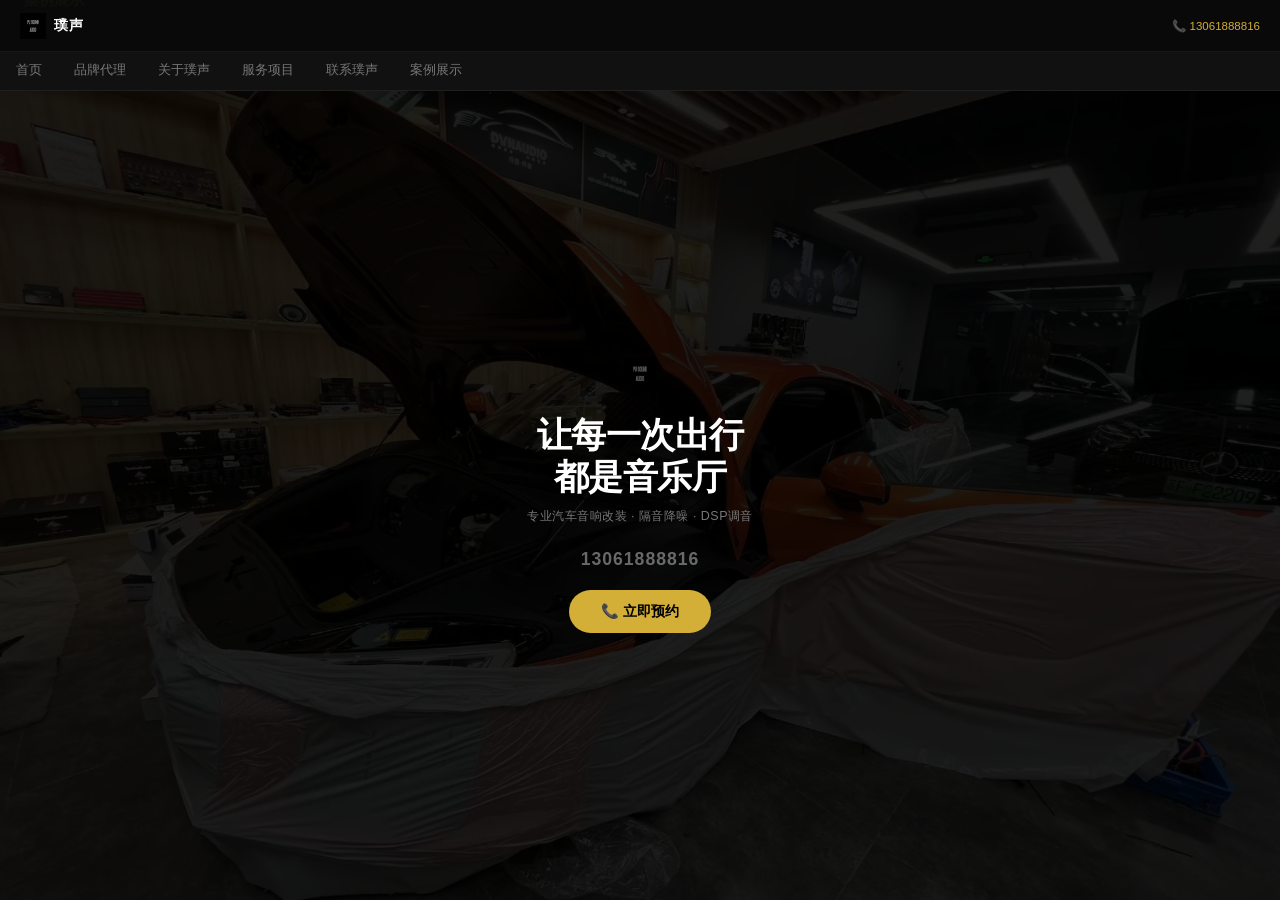
<file: index-v4-minimal.html>
<!DOCTYPE html>
<html lang="zh-CN">
<head>
  <meta charset="UTF-8">
  <meta name="viewport" content="width=device-width, initial-scale=1.0, maximum-scale=1.0, user-scalable=no">
  <title>南通璞声汽车音响改装 | 13年行业经验</title>
  <meta name="description" content="南通璞声专业汽车音响改装，13年老店。代理丹拿、摩雷、劲浪、JL Audio等20余个国际一线品牌。电话：13061888816">
  <link rel="canonical" href="https://www.pusound.cn/">
  <style>
    :root {
      --gold: #d4af37;
      --gold-dim: rgba(212,175,55,0.15);
      --dark: #0a0a0a;
      --card: #1a1a1a;
      --text: #e0e0e0;
      --muted: #777;
    }
    * { margin: 0; padding: 0; box-sizing: border-box; }
    html, body { height: 100%; overflow: hidden; }
    body {
      font-family: -apple-system, "PingFang SC", "Microsoft YaHei", sans-serif;
      background: var(--dark);
      color: var(--text);
      height: 100dvh;
      display: flex;
      flex-direction: column;
    }
    nav {
      display: flex; align-items: center; padding: 0 20px; height: 52px;
      background: rgba(10,10,10,0.97); border-bottom: 1px solid rgba(255,255,255,0.06);
      flex-shrink: 0; z-index: 100; gap: 12px;
    }
    .nav-back { display: none; width: 26px; height: 26px; border-radius: 50%; background: rgba(255,255,255,0.08); border: none; color: #fff; font-size: 16px; cursor: pointer; align-items: center; justify-content: center; }
    .nav-back.show { display: flex; }
    nav .logo { display: flex; align-items: center; gap: 8px; }
    nav .logo-img { height: 26px; width: auto; }
    nav .logo-text { font-size: 0.88rem; font-weight: 700; letter-spacing: 1px; color: #fff; }
    nav .spacer { flex: 1; }
    nav .tel { font-size: 0.72rem; color: var(--gold); text-decoration: none; }
    nav .hamburger { display: flex; flex-direction: column; gap: 5px; width: 22px; cursor: pointer; padding: 4px; background: none; border: none; }
    nav .hamburger span { display: block; height: 2px; background: #fff; border-radius: 2px; transition: all 0.3s; }
    nav .hamburger.open span:nth-child(1) { transform: rotate(45deg) translate(5px, 5px); }
    nav .hamburger.open span:nth-child(2) { opacity: 0; }
    nav .hamburger.open span:nth-child(3) { transform: rotate(-45deg) translate(5px, -5px); }
    .mobile-menu { position: fixed; top: 52px; left: 0; right: 0; background: rgba(10,10,10,0.98); backdrop-filter: blur(20px); transform: translateY(-110%); transition: transform 0.3s ease; z-index: 99; border-bottom: 1px solid rgba(255,255,255,0.06); }
    .mobile-menu.open { transform: translateY(0); }
    .mobile-menu a { display: block; padding: 14px 24px; color: #ccc; text-decoration: none; font-size: 0.95rem; border-bottom: 1px solid rgba(255,255,255,0.04); cursor: pointer; }
    .mobile-menu a:last-child { color: var(--gold); font-weight: 600; }
    .page-tabs { display: none; background: #111; border-bottom: 1px solid rgba(255,255,255,0.06); flex-shrink: 0; overflow-x: auto; scrollbar-width: none; }
    .page-tabs::-webkit-scrollbar { display: none; }
    .page-tabs a { flex-shrink: 0; padding: 9px 16px; color: var(--muted); text-decoration: none; font-size: 0.82rem; border-bottom: 2px solid transparent; transition: all 0.2s; cursor: pointer; }
    .page-tabs a:hover { color: #ccc; }
    .page-tabs a.active { color: var(--gold); border-bottom-color: var(--gold); }
    @media (min-width: 768px) { .page-tabs { display: flex; } nav .hamburger { display: none; } }
    main { flex: 1; overflow: hidden; position: relative; }
    .page { display: none; height: 100%; overflow-y: auto; }
    .page.active { display: block; }
    #page-home { display: flex; flex-direction: column; height: 100%; }

    /* VARIANT 4: MINIMALIST LUXURY */
    .v4-hero { flex: 1; display: flex; flex-direction: column; justify-content: center; align-items: center; text-align: center; position: relative; min-height: 0; overflow: hidden; }
    .v4-hero-bg { position: absolute; inset: 0; background: url('images/shop1.webp') center/cover no-repeat; z-index: 0; }
    .v4-hero-overlay { position: absolute; inset: 0; background: rgba(0,0,0,0.88); z-index: 1; }
    .v4-hero-content { position: relative; z-index: 2; padding: 24px; }
    .v4-logo-small { height: 32px; width: auto; margin-bottom: 20px; opacity: 0.7; }
    .v4-title { font-size: clamp(1.4rem, 6vw, 2.2rem); font-weight: 800; color: #fff; letter-spacing: -0.5px; line-height: 1.2; margin-bottom: 10px; }
    .v4-tagline { font-size: 0.78rem; color: var(--muted); margin-bottom: 24px; letter-spacing: 0.5px; }
    .v4-phone { font-size: clamp(0.9rem, 4vw, 1.1rem); font-weight: 600; color: rgba(255,255,255,0.4); margin-bottom: 20px; letter-spacing: 1px; }
    .v4-phone a { color: rgba(255,255,255,0.4); text-decoration: none; }
    .v4-cta { display: inline-block; background: var(--gold); color: #000; font-weight: 700; font-size: 0.9rem; padding: 12px 32px; border-radius: 30px; text-decoration: none; transition: opacity 0.2s, transform 0.2s; -webkit-tap-highlight-color: transparent; touch-action: manipulation; }
    .v4-cta:hover { opacity: 0.85; transform: translateY(-1px); }

    .page-inner { padding: 14px 16px; max-width: 900px; margin: 0 auto; }
    .page-title { font-size: 1.2rem; font-weight: 700; color: #fff; margin-bottom: 2px; }
    .page-sub { font-size: 0.72rem; color: var(--muted); margin-bottom: 12px; }
    .brand-grid { display: grid; grid-template-columns: repeat(auto-fill, minmax(110px, 1fr)); gap: 8px; }
    .brand-card { background: var(--card); border-radius: 10px; padding: 12px 8px; text-align: center; border: 1px solid rgba(255,255,255,0.05); }
    .brand-card .brand-name { font-size: 0.72rem; font-weight: 600; color: #fff; margin-top: 6px; }
    .brand-card .brand-note { font-size: 0.58rem; color: var(--muted); margin-top: 2px; }
    .brand-icon { font-size: 1.3rem; }
    .about-text { background: var(--card); border-radius: 12px; padding: 14px; line-height: 1.7; color: #bbb; font-size: 0.8rem; border: 1px solid rgba(255,255,255,0.05); margin-bottom: 10px; }
    .carousel { position: relative; border-radius: 12px; overflow: hidden; aspect-ratio: 16/9; background: #151515; margin-bottom: 10px; }
    .carousel-track { display: flex; height: 100%; transition: transform 0.5s ease; }
    .carousel-track img { width: 100%; height: 100%; object-fit: cover; flex-shrink: 0; }
    .carousel-dots { position: absolute; bottom: 8px; left: 50%; transform: translateX(-50%); display: flex; gap: 6px; }
    .carousel-dots .dot { width: 4px; height: 4px; border-radius: 50%; background: rgba(255,255,255,0.4); cursor: pointer; }
    .carousel-dots .dot.active { background: var(--gold); }
    .carousel-btn { position: absolute; top: 50%; transform: translateY(-50%); width: 24px; height: 24px; border-radius: 50%; background: rgba(0,0,0,0.5); color: #fff; border: none; font-size: 14px; cursor: pointer; display: flex; align-items: center; justify-content: center; }
    .carousel-btn:hover { background: rgba(0,0,0,0.7); }
    .carousel-prev { left: 6px; }
    .carousel-next { right: 6px; }
    .about-values { display: grid; grid-template-columns: repeat(4, 1fr); gap: 8px; }
    .value-card { background: var(--card); border-radius: 10px; padding: 10px; border: 1px solid rgba(255,255,255,0.05); text-align: center; }
    .value-card .value-num { font-size: 1.1rem; font-weight: 700; color: var(--gold); }
    .value-card .value-label { font-size: 0.62rem; color: #aaa; margin-top: 2px; }
    .service-list { display: flex; flex-direction: column; gap: 8px; }
    .service-card { background: var(--card); border-radius: 10px; padding: 12px; border: 1px solid rgba(255,255,255,0.05); display: flex; gap: 10px; align-items: flex-start; }
    .service-icon { font-size: 1.2rem; flex-shrink: 0; }
    .service-info h3 { font-size: 0.82rem; font-weight: 600; color: #fff; margin-bottom: 3px; }
    .service-info p { font-size: 0.72rem; color: var(--muted); line-height: 1.5; }
    .service-price { margin-top: 3px; font-size: 0.65rem; color: var(--gold); font-weight: 600; }
    .contact-card { background: var(--card); border-radius: 12px; padding: 14px; border: 1px solid rgba(255,255,255,0.05); }
    .contact-item { display: flex; align-items: center; gap: 10px; padding: 8px 0; border-bottom: 1px solid rgba(255,255,255,0.05); }
    .contact-item:last-child { border-bottom: none; }
    .contact-item .ci-icon { font-size: 1rem; flex-shrink: 0; }
    .contact-item .ci-label { font-size: 0.62rem; color: var(--muted); margin-bottom: 1px; }
    .contact-item .ci-value { font-size: 0.8rem; color: #fff; font-weight: 500; }
    .contact-item a.ci-value { color: var(--gold); text-decoration: none; }
    .cases-grid { display: grid; grid-template-columns: 1fr 1fr; gap: 10px; }
    .case-card { display: block; background: var(--card); border-radius: 12px; overflow: hidden; border: 1px solid rgba(255,255,255,0.05); text-decoration: none; transition: all 0.2s; }
    .case-card:hover { border-color: rgba(212,175,55,0.3); transform: translateY(-2px); }
    .case-card img { width: 100%; height: 140px; object-fit: cover; background: #151515; }
    .case-card-body { padding: 12px; }
    .case-card-badge { color: var(--gold); font-size: 0.6rem; letter-spacing: 2px; text-transform: uppercase; margin-bottom: 5px; }
    .case-card-title { font-size: 0.82rem; font-weight: 600; color: #fff; margin-bottom: 4px; }
    .case-card-desc { font-size: 0.7rem; color: var(--muted); line-height: 1.4; }
  </style>
</head>
<body>
<nav>
  <button class="nav-back" id="navBack" onclick="goHome()">‹</button>
  <div class="logo">
    <img src="images/logo-pusound.webp" alt="璞声" class="logo-img" onerror="this.src='images/logo-pusound.jpg'" loading="lazy">
    <span class="logo-text">璞声</span>
  </div>
  <div class="spacer"></div>
  <a href="tel:13061888816" class="tel">📞 13061888816</a>
  <button class="hamburger" onclick="toggleMenu()" aria-label="菜单">
    <span></span><span></span><span></span>
  </button>
</nav>
<div class="mobile-menu" id="mobileMenu">
  <a onclick="goPage('brands')">品牌代理</a>
  <a onclick="goPage('about')">关于璞声</a>
  <a onclick="goPage('services')">服务项目</a>
  <a onclick="goPage('contact')">联系璞声</a>
  <a onclick="goPage('cases')">案例展示</a>
</div>
<div class="page-tabs">
  <a onclick="goPage('home')">首页</a>
  <a onclick="goPage('brands')">品牌代理</a>
  <a onclick="goPage('about')">关于璞声</a>
  <a onclick="goPage('services')">服务项目</a>
  <a onclick="goPage('contact')">联系璞声</a>
  <a onclick="goPage('cases')">案例展示</a>
</div>
<main>
  <div class="page active" id="page-home">
    <div class="v4-hero">
      <div class="v4-hero-bg"></div>
      <div class="v4-hero-overlay"></div>
      <div class="v4-hero-content">
        <img src="images/logo-pusound.webp" alt="璞声" class="v4-logo-small" onerror="this.src='images/logo-pusound.jpg'">
        <div class="v4-title">让每一次出行<br>都是音乐厅</div>
        <div class="v4-tagline">专业汽车音响改装 · 隔音降噪 · DSP调音</div>
        <div class="v4-phone"><a href="tel:13061888816">13061888816</a></div>
        <a href="tel:13061888816" class="v4-cta">📞 立即预约</a>
      </div>
    </div>
  </div>
  <div class="page" id="page-cases">
    <div class="page-inner">
      <div class="page-title">案例展示</div>
      <div class="page-sub">真实改装案例 · 供参考选择</div>
      <div class="cases-grid">
        <a class="case-card" href="case-bmw.html"><img src="images/process-install-door.png" alt="宝马3系" onerror="this.style.display='none'"><div class="case-card-body"><div class="case-card-badge">宝马 3系</div><div class="case-card-title">ZAPCO 旗舰功放隐藏式安装</div><div class="case-card-desc">备胎位隐藏安装，不占后备箱空间</div></div></a>
        <a class="case-card" href="case-jl.html"><img src="images/process-jl.png" alt="JL Audio" onerror="this.style.display='none'"><div class="case-card-body"><div class="case-card-badge">竞赛级</div><div class="case-card-title">JL Audio 后备箱工艺展示</div><div class="case-card-desc">亚克力面板+LED氛围灯</div></div></a>
        <a class="case-card" href="case-morel.html"><img src="images/process-morel.png" alt="摩雷" onerror="this.style.display='none'"><div class="case-card-body"><div class="case-card-badge">摩雷 Morel</div><div class="case-card-title">以色列进口摩雷喇叭</div><div class="case-card-desc">蓝色定制转接圈，声音细腻</div></div></a>
        <a class="case-card" href="case-tlxi.html"><img src="images/process-install-door.png" alt="讴歌TLX" onerror="this.style.display='none'"><div class="case-card-body"><div class="case-card-badge">讴歌 TLX</div><div class="case-card-title">诗蔓三分频 + ZAPCO 功放</div><div class="case-card-desc">无损安装，DSP三种听音模式</div></div></a>
      </div>
    </div>
  </div>
  <div class="page" id="page-brands">
    <div class="page-inner">
      <div class="page-title">品牌代理</div>
      <div class="page-sub">20+国际一线品牌授权 · 均为正品行货</div>
      <div class="brand-grid">
        <div class="brand-card"><div class="brand-icon">🔈</div><div class="brand-name">Dynaudio 丹拿</div><div class="brand-note">丹麦顶级扬声器</div></div>
        <div class="brand-card"><div class="brand-icon">🎵</div><div class="brand-name">Focal 劲浪</div><div class="brand-note">法国Hi-Fi标杆</div></div>
        <div class="brand-card"><div class="brand-icon">🔊</div><div class="brand-name">JL Audio</div><div class="brand-note">美国低音之王</div></div>
        <div class="brand-card"><div class="brand-icon">🎶</div><div class="brand-name">Morel 摩雷</div><div class="brand-note">以色列 Acoustic</div></div>
        <div class="brand-card"><div class="brand-icon">🔉</div><div class="brand-name">Helix 喜力仕</div><div class="brand-note">德国功放/处理器</div></div>
        <div class="brand-card"><div class="brand-icon">🎛️</div><div class="brand-name">AudioControl</div><div class="brand-note">美国DSP专家</div></div>
        <div class="brand-card"><div class="brand-icon">🔈</div><div class="brand-name">Audison 奥斯丁</div><div class="brand-note">意大利 Hi-Fi</div></div>
        <div class="brand-card"><div class="brand-icon">🔊</div><div class="brand-name">Alpine 阿尔派</div><div class="brand-note">日本专业音频</div></div>
        <div class="brand-card"><div class="brand-icon">🔉</div><div class="brand-name">Ground Zero</div><div class="brand-note">德国零点</div></div>
        <div class="brand-card"><div class="brand-icon">🔈</div><div class="brand-name">STEG 史泰格</div><div class="brand-note">意大利 Hi-End</div></div>
        <div class="brand-card"><div class="brand-icon">🎛️</div><div class="brand-name">Mosconi 摩斯康尼</div><div class="brand-note">意大利顶级功放</div></div>
        <div class="brand-card"><div class="brand-icon">🔊</div><div class="brand-name">Pioneer 先锋</div><div class="brand-note">日本影音导航</div></div>
      </div>
    </div>
  </div>
  <div class="page" id="page-about">
    <div class="page-inner">
      <div class="page-title">关于璞声</div>
      <div class="page-sub">南通 · 2012年创立 · 让每一次出行都是音乐厅</div>
      <div class="carousel" id="shopCarousel">
        <div class="carousel-track" id="carouselTrack">
          <img src="images/shop1.webp" alt="璞声店铺" onerror="this.src='images/shop1.jpg'" loading="lazy">
          <img src="images/shop3.webp" alt="璞声店铺" onerror="this.src='images/shop3.jpg'" loading="lazy">
          <img src="images/shop4.webp" alt="璞声店铺" onerror="this.src='images/shop4.jpg'" loading="lazy">
          <img src="images/shop5.webp" alt="璞声店铺" onerror="this.src='images/shop5.jpg'" loading="lazy">
        </div>
        <div class="carousel-dots" id="carouselDots"></div>
        <button class="carousel-btn carousel-prev" onclick="shiftCarousel(-1)">‹</button>
        <button class="carousel-btn carousel-next" onclick="shiftCarousel(1)">›</button>
      </div>
      <div class="about-text"><p>璞声（ Pusound ）创立于2012年，13年来专注于汽车音响改装与隔音降噪领域。我们代理丹拿、劲浪、摩雷、JL Audio等20余个国际一线品牌，坚持"无损改装"理念，所有安装采用对插方式，不破线、不剪线，充分保障原车线路和质保。</p></div>
      <div class="about-values">
        <div class="value-card"><div class="value-num">13年</div><div class="value-label">行业深耕</div></div>
        <div class="value-card"><div class="value-num">20+</div><div class="value-label">授权品牌</div></div>
        <div class="value-card"><div class="value-num">无损</div><div class="value-label">安装理念</div></div>
        <div class="value-card"><div class="value-num">终身</div><div class="value-label">售后服务</div></div>
      </div>
    </div>
  </div>
  <div class="page" id="page-services">
    <div class="page-inner">
      <div class="page-title">服务项目</div>
      <div class="page-sub">量身定制 · 无损安装 · 终身售后</div>
      <div class="service-list">
        <div class="service-card"><div class="service-icon">🔈</div><div class="service-info"><h3>汽车音响升级</h3><p>根据听歌风格与预算量身定制，从入门级到发烧级。</p><div class="service-price">入门3千起 · 发烧级数万元</div></div></div>
        <div class="service-card"><div class="service-icon">🔇</div><div class="service-info"><h3>隔音降噪工程</h3><p>采用STP、大白鲨等顶级隔音材料，四门/底盘/尾箱全覆盖。</p><div class="service-price">四门隔音参考价 ¥2800起</div></div></div>
        <div class="service-card"><div class="service-icon">🎛️</div><div class="service-info"><h3>DSP调音服务</h3><p>专业DSP处理器精准调音，还原舞台立体感。</p><div class="service-price">调音服务含在方案内</div></div></div>
        <div class="service-card"><div class="service-icon">🚗</div><div class="service-info"><h3>无损对插安装</h3><p>所有安装对插方式，不影响原车线路和4S店质保。</p><div class="service-price">标准安装工艺</div></div></div>
      </div>
    </div>
  </div>
  <div class="page" id="page-contact">
    <div class="page-inner">
      <div class="page-title">联系璞声</div>
      <div class="page-sub">欢迎预约到店试听体验</div>
      <div class="contact-card">
        <div class="contact-item"><div class="ci-icon">📍</div><div><div class="ci-label">店铺地址</div><div class="ci-value">南通市青年中路190号<br>精英汇大厦D座113室</div></div></div>
        <div class="contact-item"><div class="ci-icon">📞</div><div><div class="ci-label">联系电话</div><a class="ci-value" href="tel:13061888816">13061888816（微信同号）</a></div></div>
        <div class="contact-item"><div class="ci-icon">🕐</div><div><div class="ci-label">营业时间</div><div class="ci-value">周一至周日 09:00 – 18:30</div></div></div>
        <div class="contact-item"><div class="ci-icon">🌐</div><div><div class="ci-label">官方网站</div><a class="ci-value" href="https://www.pusound.cn">www.pusound.cn</a></div></div>
      </div>
    </div>
  </div>
</main>
<script>
  function toggleMenu() { document.getElementById('mobileMenu').classList.toggle('open'); document.querySelector('.hamburger').classList.toggle('open'); }
  function goPage(name) { document.querySelectorAll('.page').forEach(p => p.classList.remove('active')); document.getElementById('page-' + name).classList.add('active'); document.getElementById('mobileMenu').classList.remove('open'); document.querySelector('.hamburger').classList.remove('open'); document.getElementById('navBack').classList.toggle('show', name !== 'home'); document.getElementById('page-' + name).scrollTop = 0; }
  function goHome() { goPage('home'); document.querySelectorAll('.page-tabs a').forEach(a => a.classList.remove('active')); document.querySelector('.page-tabs a').classList.add('active'); }
  (function() { const track = document.getElementById('carouselTrack'); const dotsContainer = document.getElementById('carouselDots'); if (!track) return; const imgs = track.querySelectorAll('img'); const total = imgs.length; let current = 0; for (let i = 0; i < total; i++) { const d = document.createElement('div'); d.className = 'dot' + (i === 0 ? ' active' : ''); d.onclick = () => goToSlide(i); dotsContainer.appendChild(d); } function goToSlide(idx) { current = idx; track.style.transform = 'translateX(-' + (current * 100 / total) + '%)'; dotsContainer.querySelectorAll('.dot').forEach((d, i) => d.classList.toggle('active', i === current)); } window.shiftCarousel = function(dir) { goToSlide((current + dir + total) % total); }; setInterval(() => shiftCarousel(1), 4000); })();
</script>
</body>
</html>
</file>
<file: styles.css>
:root {
  --gold: #d4af37;
  --gold-dim: rgba(212,175,55,0.15);
  --dark: #0a0a0a;
  --card: #1a1a1a;
  --text: #e0e0e0;
  --muted: #777;
}
* { margin: 0; padding: 0; box-sizing: border-box; }
html, body { height: 100%; }
body {
  font-family: -apple-system, "PingFang SC", "Microsoft YaHei", sans-serif;
  background: var(--dark);
  color: var(--text);
}

/* NAV */
nav {
  display: flex;
  align-items: center;
  padding: 0 20px;
  height: 52px;
  background: rgba(10,10,10,0.97);
  border-bottom: 1px solid rgba(255,255,255,0.06);
  flex-shrink: 0;
  z-index: 100;
  gap: 12px;
  position: sticky;
  top: 0;
}
.nav-back {
  display: none;
  width: 26px; height: 26px;
  border-radius: 50%;
  background: rgba(255,255,255,0.08);
  border: none; color: #fff;
  font-size: 16px; cursor: pointer;
  align-items: center; justify-content: center;
}
.nav-back.show { display: flex; }
nav .logo { display: flex; align-items: center; gap: 8px; }
nav .logo-img { height: 26px; width: auto; }
nav .logo-text { font-size: 0.88rem; font-weight: 700; letter-spacing: 1px; color: #fff; }
nav .spacer { flex: 1; }
nav .tel { font-size: 0.72rem; color: var(--gold); text-decoration: none; }

/* SUB HEADER (case page breadcrumb) */
.sub-header {
  display: flex;
  align-items: center;
  gap: 8px;
  padding: 10px 20px;
  background: #0d0d0d;
  border-bottom: 1px solid rgba(255,255,255,0.04);
  font-size: 0.72rem;
  color: var(--muted);
}
.sub-header a { color: var(--gold); text-decoration: none; }

/* MAIN */
main { padding-bottom: 40px; }

/* CASE PAGE */
.case-hero {
  padding: 70px 20px 30px;
  background: linear-gradient(160deg, #0a0a0a 0%, #111827 100%);
  text-align: center;
}
.case-badge {
  color: var(--gold);
  font-size: 0.62rem;
  letter-spacing: 3px;
  text-transform: uppercase;
  margin-bottom: 10px;
}
.case-hero h1 {
  font-size: clamp(1.4rem, 5vw, 2rem);
  font-weight: 700;
  letter-spacing: 2px;
  margin-bottom: 10px;
  line-height: 1.3;
}
.case-hero h1 span { color: var(--gold); }
.case-subtitle {
  color: #888;
  font-size: 0.82rem;
  letter-spacing: 1px;
  margin-bottom: 24px;
}
.case-hero-img {
  width: 100%;
  max-width: 600px;
  height: 240px;
  object-fit: cover;
  border-radius: 12px;
  background: var(--card);
}

/* CONFIG */
.case-config {
  padding: 30px 20px;
  background: #090909;
}
.case-config h2 {
  font-size: 0.8rem;
  font-weight: 400;
  color: var(--gold);
  letter-spacing: 3px;
  margin-bottom: 16px;
  text-align: center;
}
.config-grid {
  display: grid;
  grid-template-columns: 1fr 1fr;
  gap: 10px;
  max-width: 600px;
  margin: 0 auto;
}
.config-item {
  background: #101010;
  border: 1px solid #1a1a1a;
  border-radius: 8px;
  padding: 14px 16px;
}
.config-item .label {
  color: var(--gold);
  font-size: 0.6rem;
  letter-spacing: 2px;
  margin-bottom: 4px;
  text-transform: uppercase;
}
.config-item .value {
  color: #888;
  font-size: 0.78rem;
  line-height: 1.5;
}

/* PROCESS */
.case-process {
  padding: 30px 20px;
  background: #0c0c0c;
}
.case-process h2 {
  font-size: 0.8rem;
  font-weight: 400;
  color: var(--gold);
  letter-spacing: 3px;
  margin-bottom: 24px;
  text-align: center;
}
.step {
  display: grid;
  grid-template-columns: 1fr 1.2fr;
  gap: 20px;
  margin-bottom: 28px;
  align-items: center;
  max-width: 600px;
  margin-left: auto;
  margin-right: auto;
}
.step.reverse { grid-template-columns: 1.2fr 1fr; }
.step-img {
  height: 200px;
  object-fit: cover;
  border-radius: 10px;
  background: #151515;
}
.step-content {
  background: #101010;
  border: 1px solid #1a1a1a;
  border-radius: 10px;
  padding: 18px;
}
.step-num {
  color: var(--gold);
  font-size: 0.6rem;
  letter-spacing: 2px;
  margin-bottom: 6px;
}
.step-title {
  color: #fff;
  font-size: 0.9rem;
  letter-spacing: 1px;
  margin-bottom: 8px;
  font-weight: 500;
}
.step-desc {
  color: #666;
  font-size: 0.78rem;
  line-height: 1.7;
}

/* SUMMARY */
.case-summary {
  padding: 30px 20px;
  background: #090909;
  text-align: center;
}
.case-summary h2 {
  font-size: 0.8rem;
  font-weight: 400;
  color: var(--gold);
  letter-spacing: 3px;
  margin-bottom: 14px;
}
.case-summary p {
  color: #666;
  font-size: 0.82rem;
  line-height: 1.7;
  max-width: 500px;
  margin: 0 auto 8px;
}
.case-contact {
  color: #444;
  font-size: 0.78rem;
  margin-bottom: 20px !important;
}
.case-contact strong { color: var(--gold); }
.cta-btn {
  display: inline-flex;
  padding: 12px 30px;
  background: linear-gradient(135deg, #d4af37, #b8941f);
  color: #000;
  font-weight: 600;
  font-size: 0.85rem;
  border-radius: 4px;
  letter-spacing: 2px;
  text-decoration: none;
}

/* FOOTER */
footer {
  padding: 20px;
  text-align: center;
  background: #000;
  color: #252525;
  font-size: 0.68rem;
  letter-spacing: 1px;
}

/* RESPONSIVE */
@media (max-width: 600px) {
  .config-grid { grid-template-columns: 1fr; }
  .step, .step.reverse { grid-template-columns: 1fr; }
  .step-img { height: 180px; }
}

/* ==================== V2 CAROUSEL HERO STYLES ==================== */
.hero-carousel-section {
      flex-shrink: 0;
      position: relative;
      overflow: hidden;
      background: #000;
    }
    .hero-carousel {
      position: relative;
      aspect-ratio: 16/9;
      overflow: hidden;
    }
    .hero-carousel-track {
      display: flex;
      height: 100%;
      transition: transform 0.6s cubic-bezier(0.25, 0.46, 0.45, 0.94);
    }
    .hero-slide {
      flex-shrink: 0;
      width: 100%;
      height: 100%;
      position: relative;
    }
    .hero-slide-bg {
      position: absolute;
      inset: 0;
      background-size: cover;
      background-position: center;
    }
    .hero-slide-overlay {
      position: absolute;
      inset: 0;
      background: linear-gradient(
        to bottom,
        rgba(0,0,0,0.3) 0%,
        rgba(0,0,0,0.55) 50%,
        rgba(0,0,0,0.8) 100%
      );
    }
    .hero-slide-content {
      position: absolute;
      bottom: 0;
      left: 0;
      right: 0;
      padding: 20px 24px 16px;
      z-index: 2;
    }
    .hero-slide-badge {
      display: inline-block;
      background: var(--gold-dim);
      border: 1px solid rgba(212,175,55,0.3);
      color: var(--gold);
      font-size: 0.6rem;
      letter-spacing: 2px;
      padding: 3px 10px;
      border-radius: 20px;
      margin-bottom: 8px;
      text-transform: uppercase;
    }
    .hero-slide-title {
      font-size: clamp(1rem, 4vw, 1.4rem);
      font-weight: 700;
      color: #fff;
      margin-bottom: 4px;
    }
    .hero-slide-sub {
      font-size: 0.75rem;
      color: rgba(255,255,255,0.6);
    }
    .hero-carousel-dots {
      position: absolute;
      bottom: 8px;
      left: 50%;
      transform: translateX(-50%);
      display: flex;
      gap: 6px;
      z-index: 10;
    }
    .hero-dot {
      width: 5px;
      height: 5px;
      border-radius: 50%;
      background: rgba(255,255,255,0.4);
      cursor: pointer;
      transition: all 0.3s;
    }
    .hero-dot.active {
      background: var(--gold);
      width: 16px;
      border-radius: 3px;
    }
    .hero-carousel-btns {
      position: absolute;
      top: 50%;
      transform: translateY(-50%);
      width: 32px;
      height: 32px;
      border-radius: 50%;
      background: rgba(0,0,0,0.45);
      color: #fff;
      border: none;
      font-size: 16px;
      cursor: pointer;
      display: flex;
      align-items: center;
      justify-content: center;
      z-index: 10;
      transition: background 0.2s;
    }
    .hero-carousel-btns:hover { background: rgba(0,0,0,0.7); }
    .hero-carousel-prev { left: 8px; }
    .hero-carousel-next { right: 8px; }
    .hero-features {
      display: grid;
      grid-template-columns: repeat(3, 1fr);
      gap: 1px;
      background: rgba(255,255,255,0.06);
      border-top: 1px solid rgba(255,255,255,0.06);
      flex-shrink: 0;
    }
    .hero-feature {
      background: var(--dark);
      padding: 14px 12px;
      text-align: center;
    }
    .hero-feature-icon { font-size: 1.4rem; margin-bottom: 6px; }
    .hero-feature-title { font-size: 0.8rem; font-weight: 600; color: #fff; margin-bottom: 3px; }
    .hero-feature-desc { font-size: 0.65rem; color: var(--muted); line-height: 1.4; }
</file>
